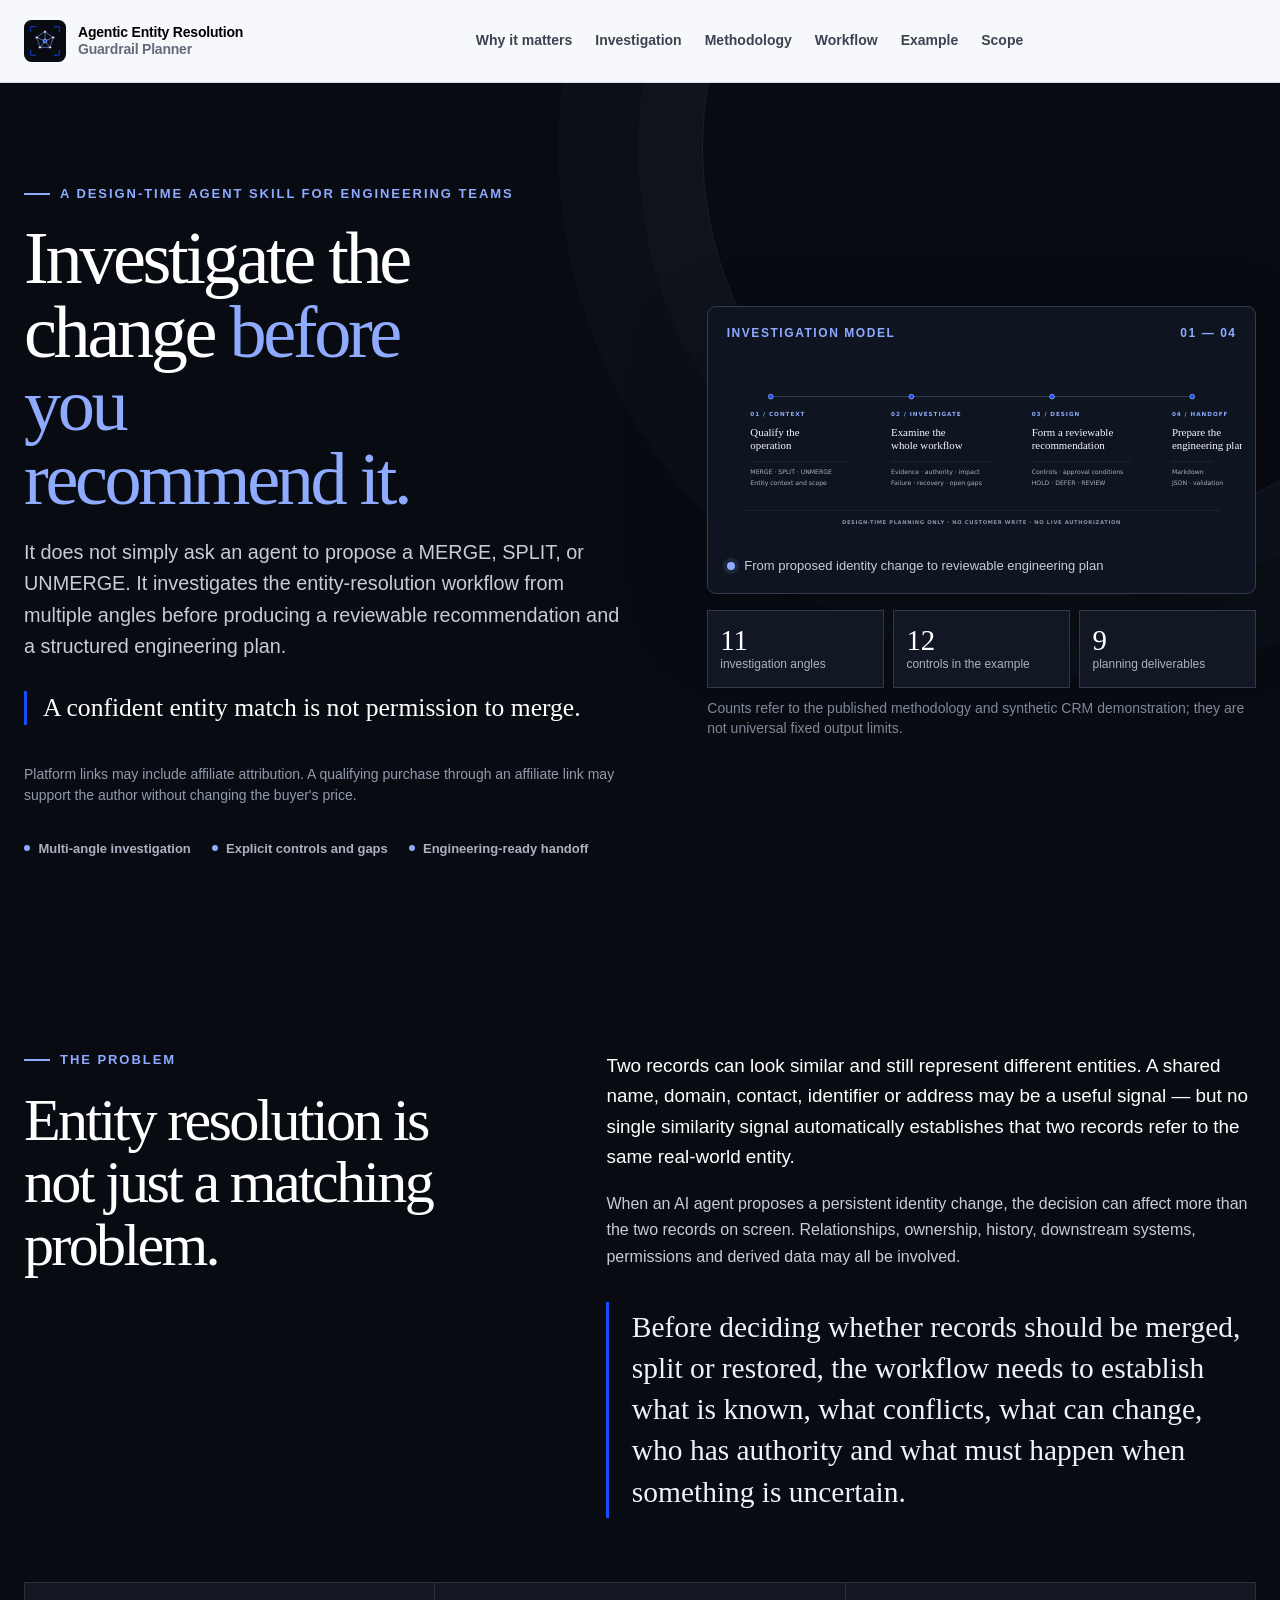
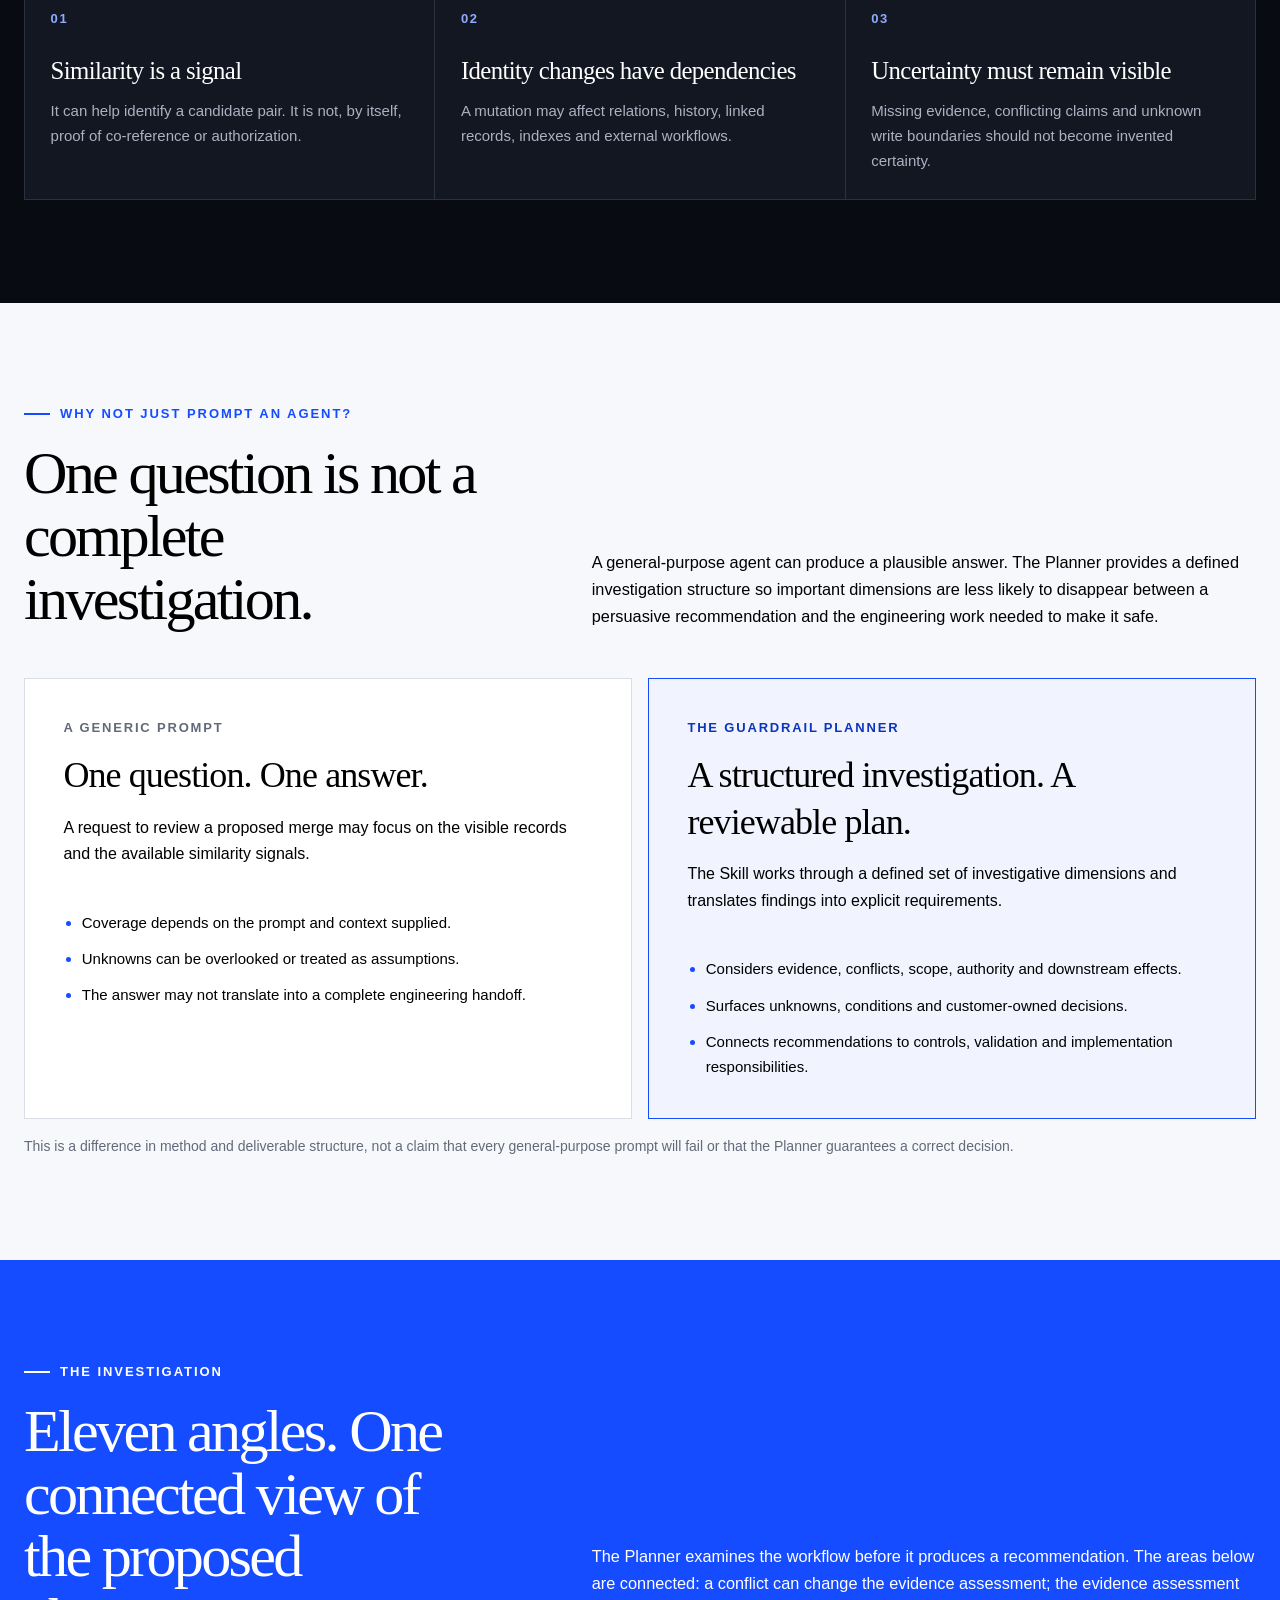
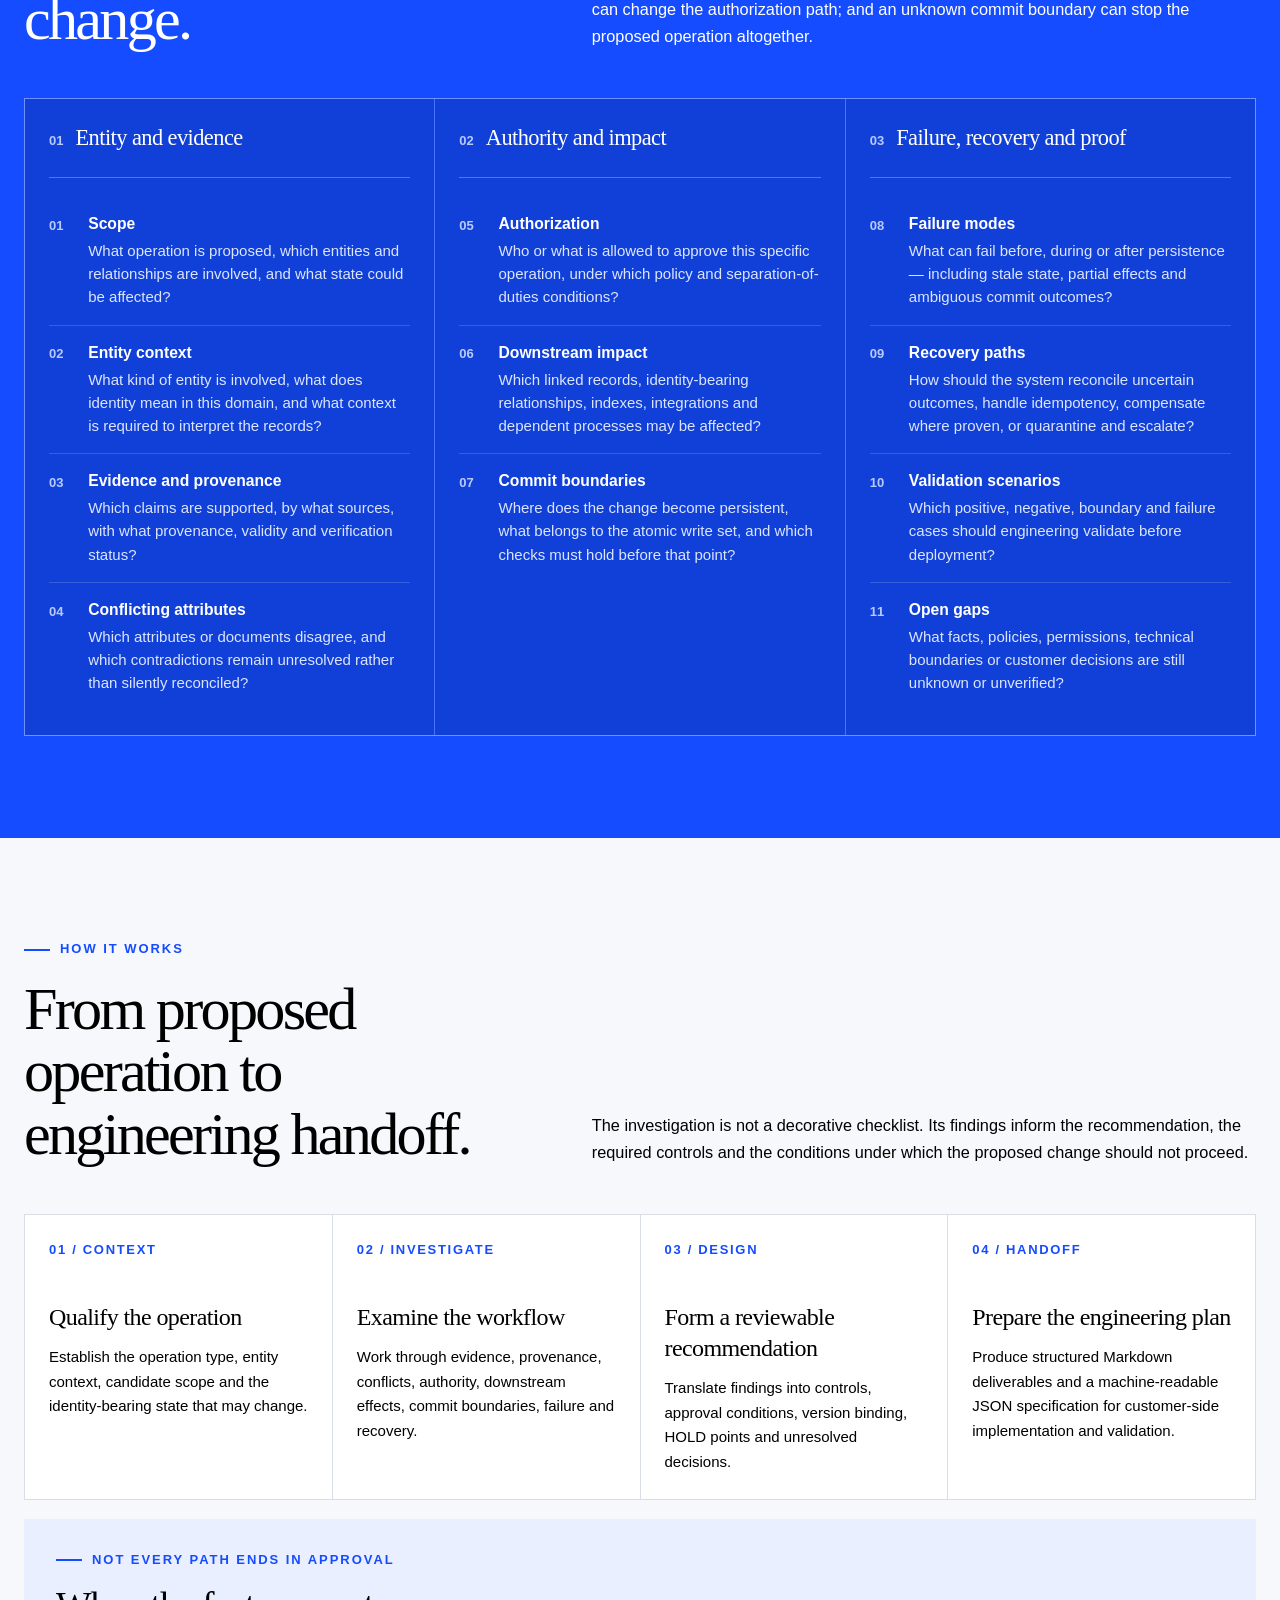
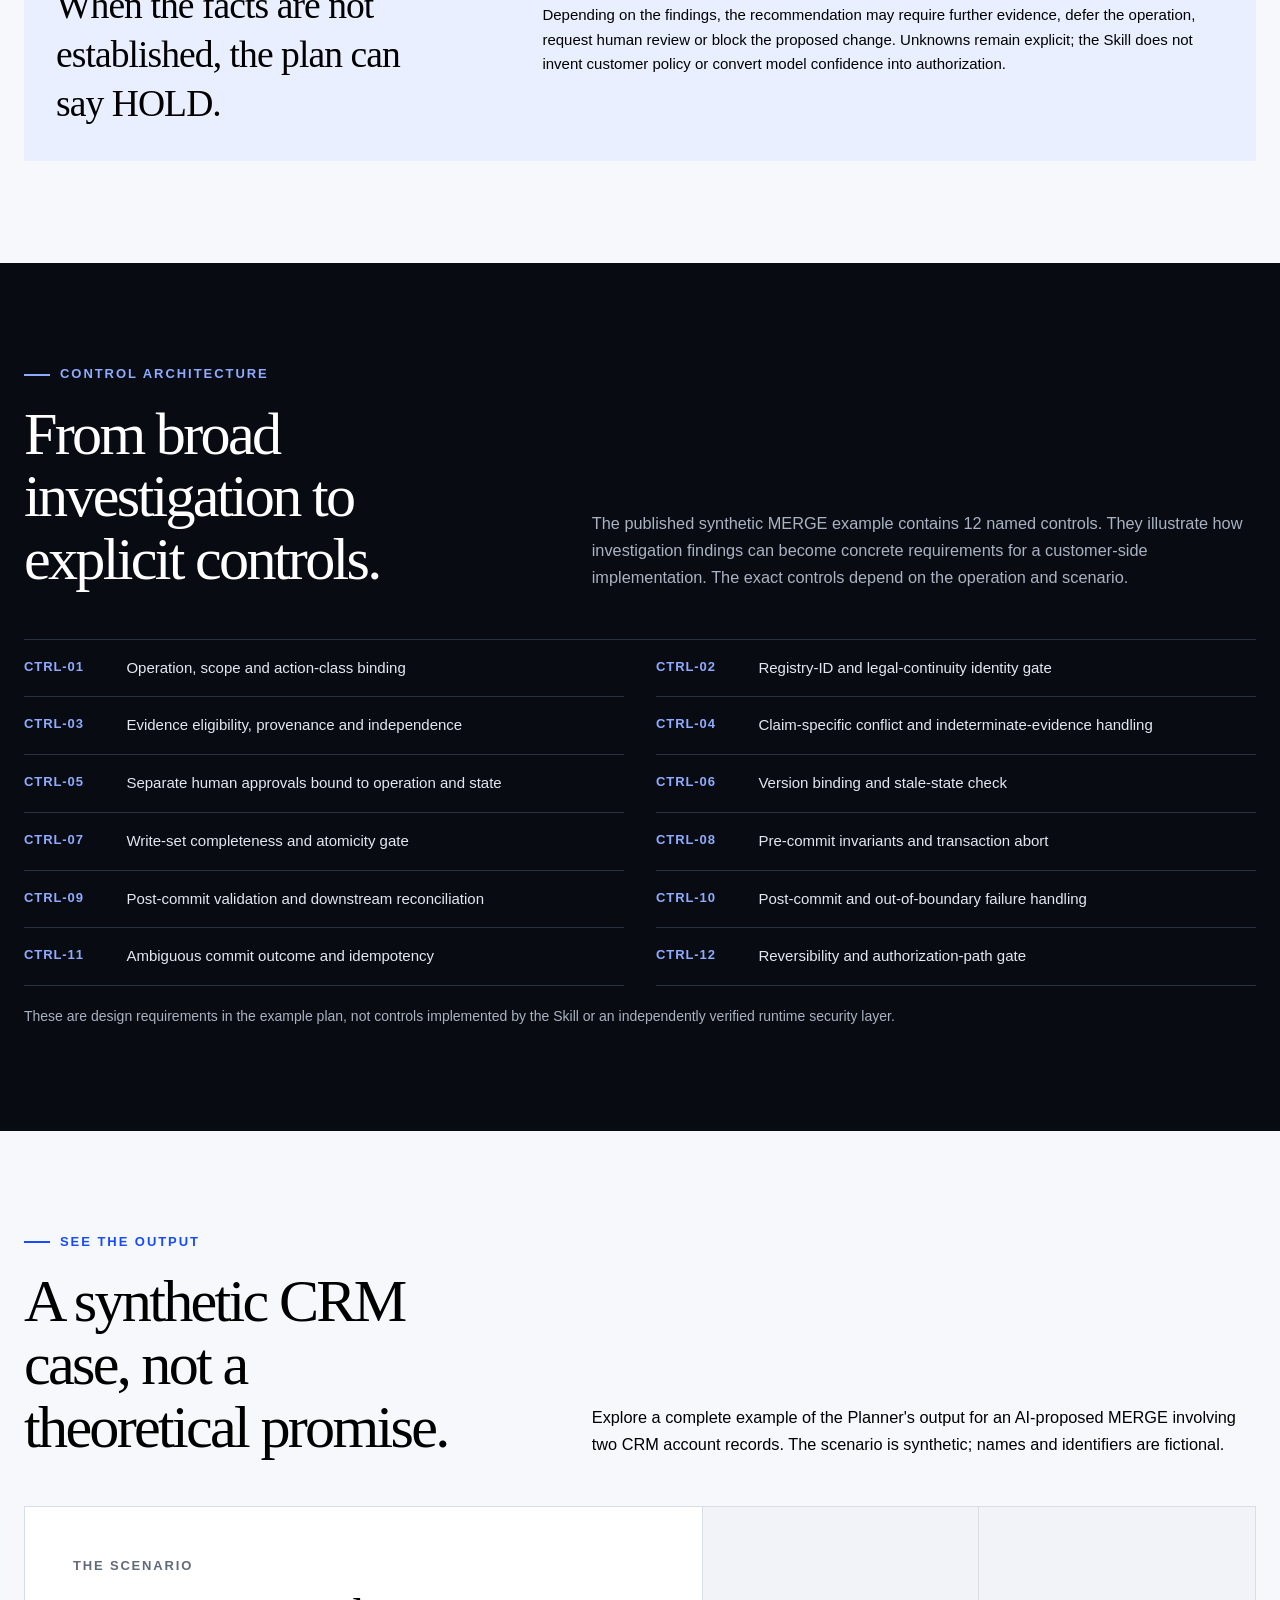
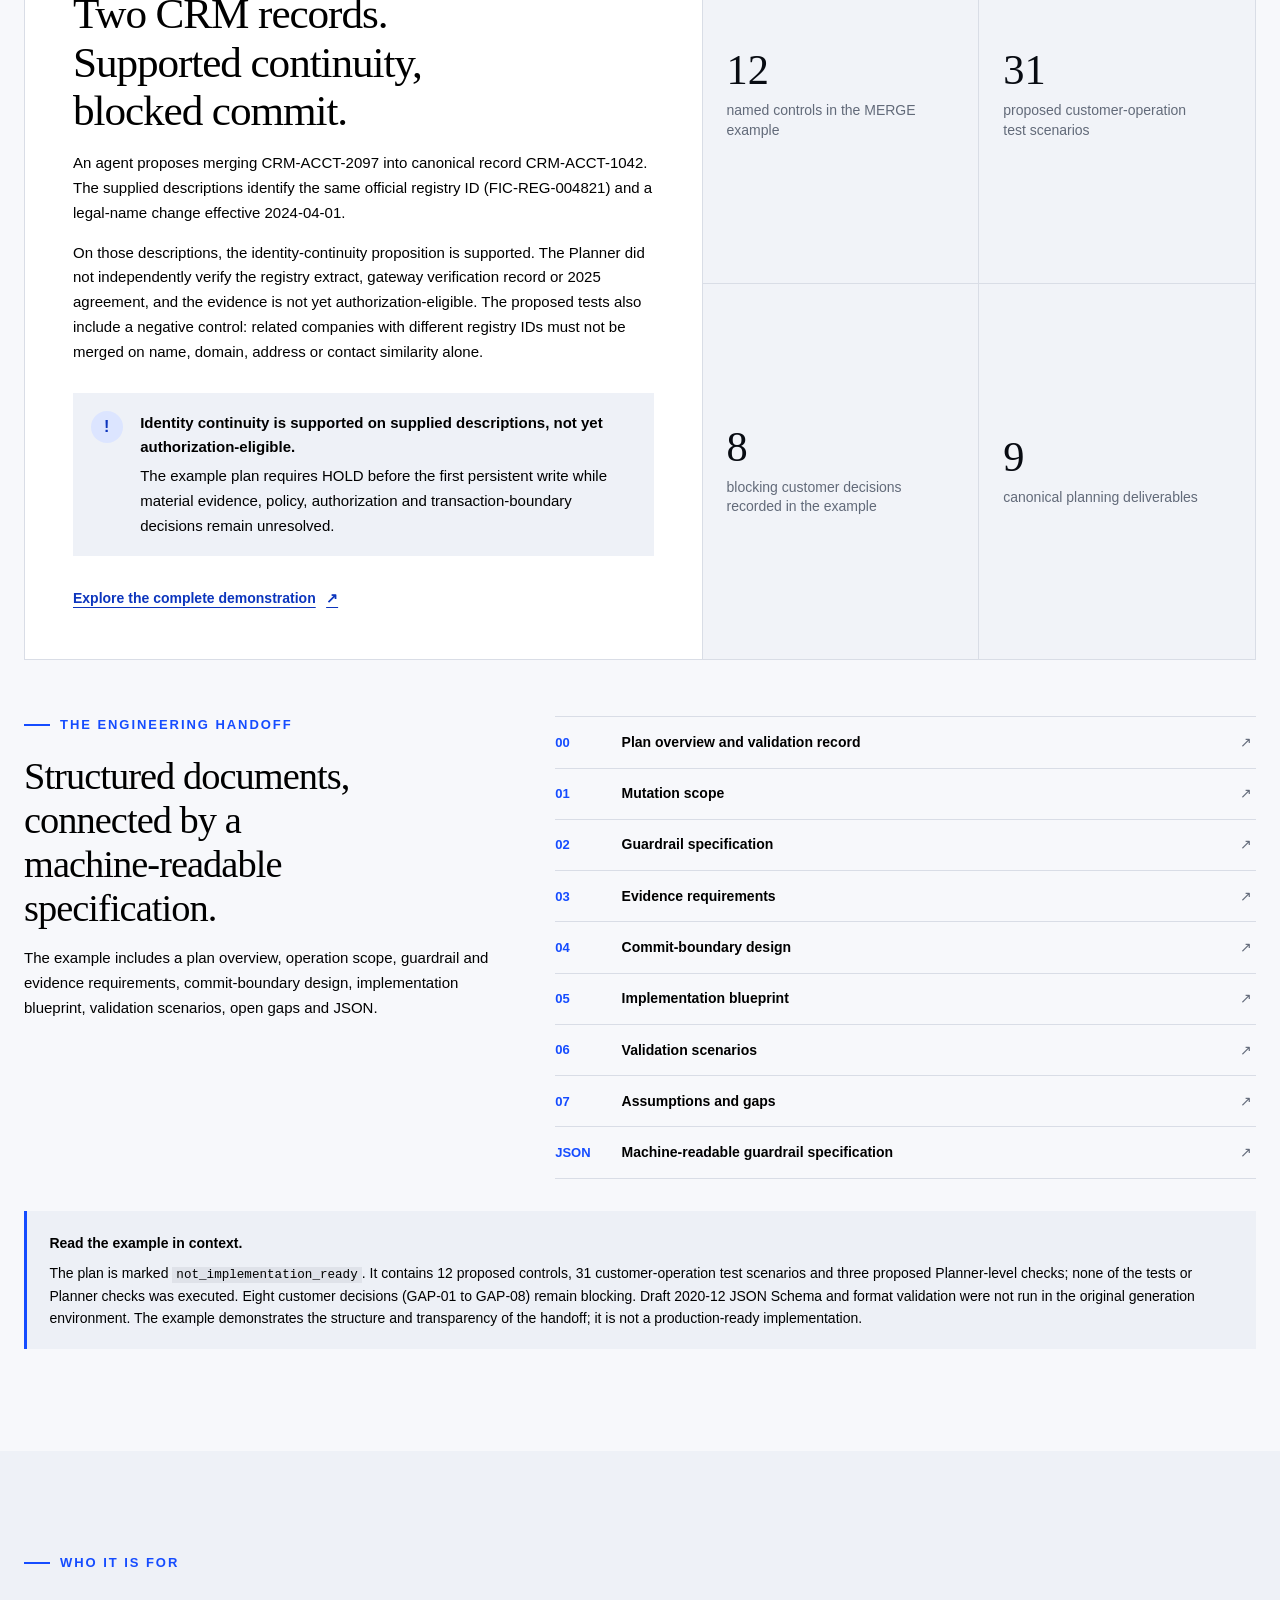
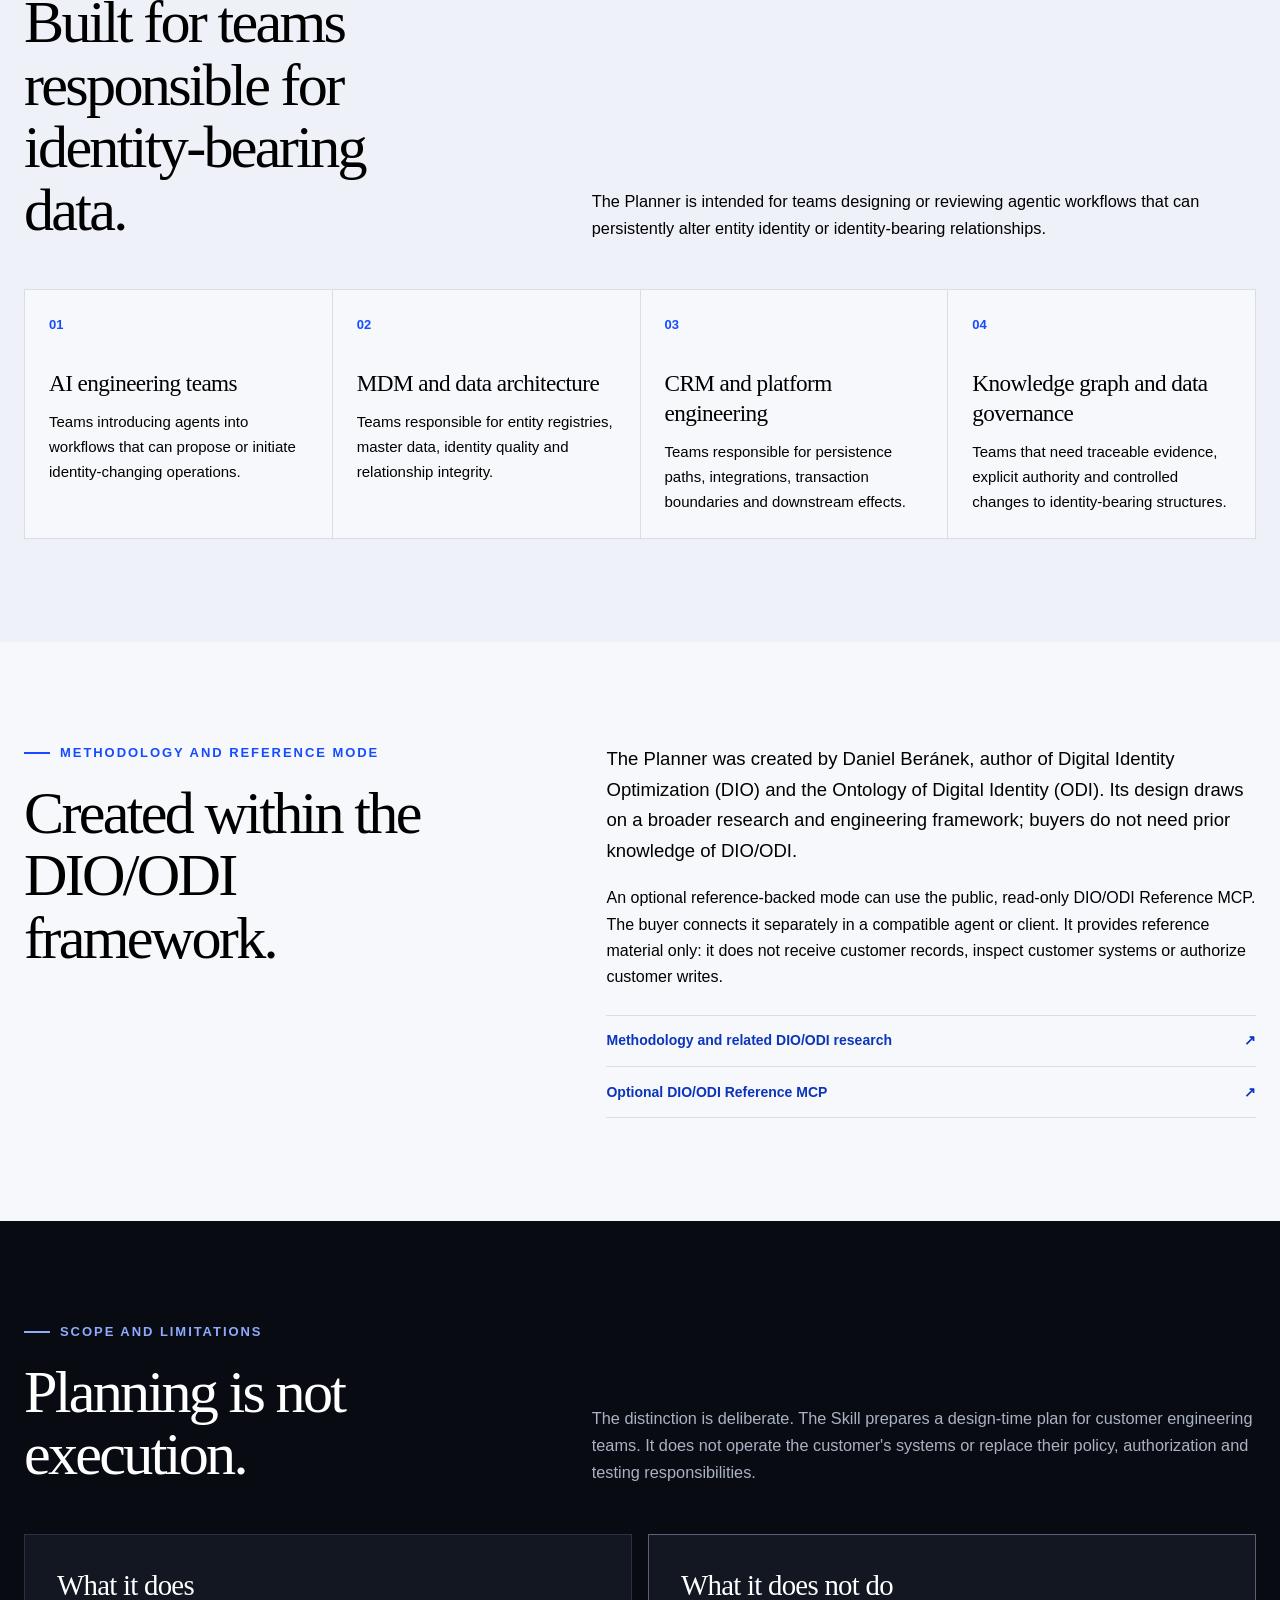
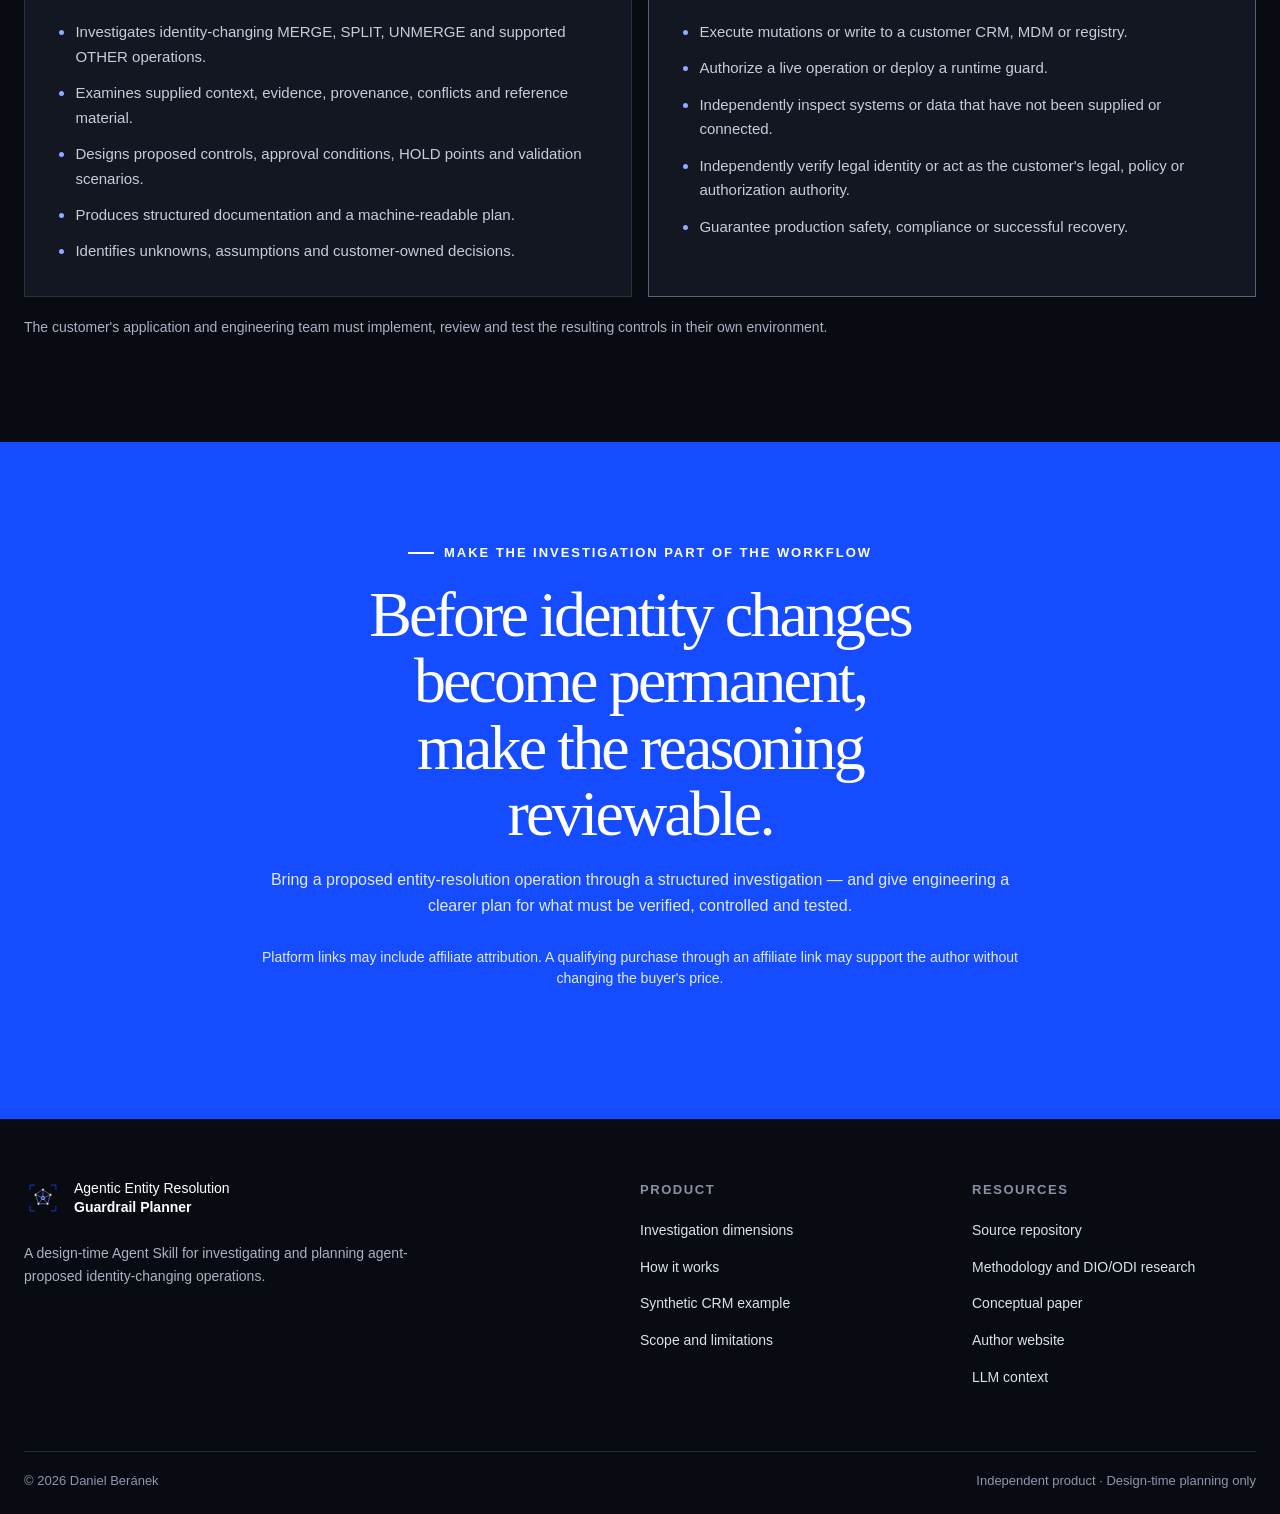
<file: index.html>
<!doctype html>
<html lang="en">
<head>
  <meta charset="utf-8">
  <meta name="viewport" content="width=device-width, initial-scale=1">
  <meta name="color-scheme" content="light">
  <meta name="theme-color" content="#080b12">
  <title>Agentic Entity Resolution Guardrail Planner | Agent Skill</title>
  <meta name="description" content="Design-time Agent Skill investigating proposed MERGE, SPLIT and UNMERGE operations and producing reviewable recommendations and structured engineering plans.">
  <!-- DIO_KEYWORD_METADATA -->
  <meta name="author" content="Daniel Beránek">
  <meta name="robots" content="index,follow,max-image-preview:large,max-snippet:-1,max-video-preview:-1">
  <!-- GENERATED_URL_METADATA -->
  <link rel="icon" href="assets/branding/agentic-entity-resolution-guardrail-planner-logo.svg" type="image/svg+xml">
  <link rel="stylesheet" href="assets/design-system/dio-core.css">
  <link rel="stylesheet" href="assets/site.css">
  <link rel="stylesheet" href="assets/design-system/planner-typography.css">
  <link rel="alternate" type="text/plain" href="llms.txt" title="LLM context">
  <link rel="alternate" type="text/plain" href="llms-full.txt" title="Full LLM context">
  <meta property="og:type" content="website">
  <meta property="og:site_name" content="Agentic Entity Resolution Guardrail Planner">
  <meta property="og:title" content="Investigate before you recommend.">
  <meta property="og:description" content="A DIO/ODI-informed design-time Agent Skill that turns proposed identity changes into reviewable recommendations and structured engineering plans.">
  <meta property="og:image:type" content="image/png">
  <meta property="og:image:width" content="1200">
  <meta property="og:image:height" content="630">
  <meta property="og:image:alt" content="Agentic Entity Resolution Guardrail Planner social preview with four stages: scope, evidence, authority and commit.">
  <meta name="twitter:card" content="summary_large_image">
  <meta name="twitter:title" content="Agentic Entity Resolution Guardrail Planner">
  <meta name="twitter:description" content="Investigate proposed MERGE, SPLIT and UNMERGE operations before producing reviewable recommendations and engineering plans.">
  <meta name="twitter:image:alt" content="Agentic Entity Resolution Guardrail Planner social preview with four stages: scope, evidence, authority and commit.">
  <!-- ARTIFACT_STRUCTURED_DATA -->
  <script src="assets/site.js" defer></script>
</head>
<body>
  <a class="skip-link" href="#main">Skip to content</a>
  <header class="site-header">
    <div class="shell header-inner">
      <a class="brand" href="./" aria-label="Agentic Entity Resolution Guardrail Planner home">
        <img src="assets/branding/agentic-entity-resolution-guardrail-planner-logo.svg" alt="" width="42" height="42">
        <span class="brand-copy"><strong>Agentic Entity Resolution</strong><span>Guardrail Planner</span></span>
      </a>
      <nav class="primary-nav" aria-label="Main navigation">
        <a href="#why">Why it matters</a><a href="#investigation">Investigation</a><a href="methodology/">Methodology</a><a href="#workflow">Workflow</a><a href="#example">Example</a><a href="#boundaries">Scope</a>
      </nav>
      <div class="header-cta"><!-- PLATFORM_LINKS --></div>
      <details class="mobile-menu">
        <summary aria-label="Open navigation"><span class="menu-icon" aria-hidden="true"></span></summary>
        <nav aria-label="Mobile navigation">
          <a href="#why">Why it matters</a><a href="#investigation">Investigation</a><a href="methodology/">Methodology &amp; DIO/ODI</a><a href="#workflow">Workflow</a><a href="#example">Example</a><a href="#boundaries">Scope and limitations</a><a href="#get-skill">Get the Agent Skill</a>
        </nav>
      </details>
    </div>
  </header>
  <main id="main">
    <section class="hero">
      <div class="shell hero-grid">
        <div class="hero-copy">
          <p class="eyebrow">A design-time Agent Skill for engineering teams</p>
          <h1>Investigate the change <span>before you recommend it.</span></h1>
          <p class="hero-lead">It does not simply ask an agent to propose a MERGE, SPLIT, or UNMERGE. It investigates the entity-resolution workflow from multiple angles before producing a reviewable recommendation and a structured engineering plan.</p>
          <p class="hero-principle">A confident entity match is not permission to merge.</p>
          <div class="platform-slot hero-platforms"><!-- PLATFORM_LINKS --></div>
          <p class="affiliate-note">Platform links may include affiliate attribution. A qualifying purchase through an affiliate link may support the author without changing the buyer's price.</p>
          <div class="hero-meta"><span>Multi-angle investigation</span><span>Explicit controls and gaps</span><span>Engineering-ready handoff</span></div>
        </div>
        <div class="hero-visual">
          <div class="visual-frame">
            <div class="visual-topline"><span>INVESTIGATION MODEL</span><span>01 — 04</span></div>
            <img src="assets/diagrams/investigation-workflow.svg" alt="Four stages: operation context, multi-angle investigation, recommendation and guardrail design, and engineering handoff" width="1200" height="460">
            <div class="visual-caption"><span class="visual-pulse"></span><span>From proposed identity change to reviewable engineering plan</span></div>
          </div>
          <div class="hero-stat-row">
            <div><strong>11</strong><span>investigation angles</span></div>
            <div><strong>12</strong><span>controls in the example</span></div>
            <div><strong>9</strong><span>planning deliverables</span></div>
          </div>
          <p class="micro-note">Counts refer to the published methodology and synthetic CRM demonstration; they are not universal fixed output limits.</p>
        </div>
      </div>
    </section>

    <section class="section section-dark" id="why">
      <div class="shell split-section">
        <div><p class="eyebrow">The problem</p><h2>Entity resolution is not just a matching problem.</h2></div>
        <div class="section-copy">
          <p class="lead">Two records can look similar and still represent different entities. A shared name, domain, contact, identifier or address may be a useful signal — but no single similarity signal automatically establishes that two records refer to the same real-world entity.</p>
          <p>When an AI agent proposes a persistent identity change, the decision can affect more than the two records on screen. Relationships, ownership, history, downstream systems, permissions and derived data may all be involved.</p>
          <blockquote>Before deciding whether records should be merged, split or restored, the workflow needs to establish what is known, what conflicts, what can change, who has authority and what must happen when something is uncertain.</blockquote>
        </div>
      </div>
      <div class="shell signal-grid">
        <article class="signal-card"><span class="signal-index">01</span><h3>Similarity is a signal</h3><p>It can help identify a candidate pair. It is not, by itself, proof of co-reference or authorization.</p></article>
        <article class="signal-card"><span class="signal-index">02</span><h3>Identity changes have dependencies</h3><p>A mutation may affect relations, history, linked records, indexes and external workflows.</p></article>
        <article class="signal-card"><span class="signal-index">03</span><h3>Uncertainty must remain visible</h3><p>Missing evidence, conflicting claims and unknown write boundaries should not become invented certainty.</p></article>
      </div>
    </section>

    <section class="section" id="difference">
      <div class="shell">
        <div class="section-heading">
          <div><p class="eyebrow">Why not just prompt an agent?</p><h2>One question is not a complete investigation.</h2></div>
          <p>A general-purpose agent can produce a plausible answer. The Planner provides a defined investigation structure so important dimensions are less likely to disappear between a persuasive recommendation and the engineering work needed to make it safe.</p>
        </div>
        <div class="comparison-grid">
          <article class="comparison-card comparison-generic">
            <p class="card-kicker">A generic prompt</p><h3>One question. One answer.</h3>
            <p>A request to review a proposed merge may focus on the visible records and the available similarity signals.</p>
            <ul><li>Coverage depends on the prompt and context supplied.</li><li>Unknowns can be overlooked or treated as assumptions.</li><li>The answer may not translate into a complete engineering handoff.</li></ul>
          </article>
          <article class="comparison-card comparison-planner">
            <p class="card-kicker">The Guardrail Planner</p><h3>A structured investigation. A reviewable plan.</h3>
            <p>The Skill works through a defined set of investigative dimensions and translates findings into explicit requirements.</p>
            <ul><li>Considers evidence, conflicts, scope, authority and downstream effects.</li><li>Surfaces unknowns, conditions and customer-owned decisions.</li><li>Connects recommendations to controls, validation and implementation responsibilities.</li></ul>
          </article>
        </div>
        <p class="comparison-footnote">This is a difference in method and deliverable structure, not a claim that every general-purpose prompt will fail or that the Planner guarantees a correct decision.</p>
      </div>
    </section>

    <section class="section section-blue" id="investigation">
      <div class="shell">
        <div class="section-heading section-heading-inverse">
          <div><p class="eyebrow">The investigation</p><h2>Eleven angles. One connected view of the proposed change.</h2></div>
          <p>The Planner examines the workflow before it produces a recommendation. The areas below are connected: a conflict can change the evidence assessment; the evidence assessment can change the authorization path; and an unknown commit boundary can stop the proposed operation altogether.</p>
        </div>
        <div class="investigation-groups">
          <article class="investigation-group">
            <div class="group-heading"><span>01</span><h3>Entity and evidence</h3></div>
            <div class="investigation-item"><span>01</span><div><h4>Scope</h4><p>What operation is proposed, which entities and relationships are involved, and what state could be affected?</p></div></div>
            <div class="investigation-item"><span>02</span><div><h4>Entity context</h4><p>What kind of entity is involved, what does identity mean in this domain, and what context is required to interpret the records?</p></div></div>
            <div class="investigation-item"><span>03</span><div><h4>Evidence and provenance</h4><p>Which claims are supported, by what sources, with what provenance, validity and verification status?</p></div></div>
            <div class="investigation-item"><span>04</span><div><h4>Conflicting attributes</h4><p>Which attributes or documents disagree, and which contradictions remain unresolved rather than silently reconciled?</p></div></div>
          </article>
          <article class="investigation-group">
            <div class="group-heading"><span>02</span><h3>Authority and impact</h3></div>
            <div class="investigation-item"><span>05</span><div><h4>Authorization</h4><p>Who or what is allowed to approve this specific operation, under which policy and separation-of-duties conditions?</p></div></div>
            <div class="investigation-item"><span>06</span><div><h4>Downstream impact</h4><p>Which linked records, identity-bearing relationships, indexes, integrations and dependent processes may be affected?</p></div></div>
            <div class="investigation-item"><span>07</span><div><h4>Commit boundaries</h4><p>Where does the change become persistent, what belongs to the atomic write set, and which checks must hold before that point?</p></div></div>
          </article>
          <article class="investigation-group">
            <div class="group-heading"><span>03</span><h3>Failure, recovery and proof</h3></div>
            <div class="investigation-item"><span>08</span><div><h4>Failure modes</h4><p>What can fail before, during or after persistence — including stale state, partial effects and ambiguous commit outcomes?</p></div></div>
            <div class="investigation-item"><span>09</span><div><h4>Recovery paths</h4><p>How should the system reconcile uncertain outcomes, handle idempotency, compensate where proven, or quarantine and escalate?</p></div></div>
            <div class="investigation-item"><span>10</span><div><h4>Validation scenarios</h4><p>Which positive, negative, boundary and failure cases should engineering validate before deployment?</p></div></div>
            <div class="investigation-item"><span>11</span><div><h4>Open gaps</h4><p>What facts, policies, permissions, technical boundaries or customer decisions are still unknown or unverified?</p></div></div>
          </article>
        </div>
      </div>
    </section>

    <section class="section" id="workflow">
      <div class="shell">
        <div class="section-heading">
          <div><p class="eyebrow">How it works</p><h2>From proposed operation to engineering handoff.</h2></div>
          <p>The investigation is not a decorative checklist. Its findings inform the recommendation, the required controls and the conditions under which the proposed change should not proceed.</p>
        </div>
        <div class="workflow">
          <article class="workflow-step"><span class="workflow-number">01 / CONTEXT</span><h3>Qualify the operation</h3><p>Establish the operation type, entity context, candidate scope and the identity-bearing state that may change.</p></article>
          <article class="workflow-step"><span class="workflow-number">02 / INVESTIGATE</span><h3>Examine the workflow</h3><p>Work through evidence, provenance, conflicts, authority, downstream effects, commit boundaries, failure and recovery.</p></article>
          <article class="workflow-step"><span class="workflow-number">03 / DESIGN</span><h3>Form a reviewable recommendation</h3><p>Translate findings into controls, approval conditions, version binding, HOLD points and unresolved decisions.</p></article>
          <article class="workflow-step"><span class="workflow-number">04 / HANDOFF</span><h3>Prepare the engineering plan</h3><p>Produce structured Markdown deliverables and a machine-readable JSON specification for customer-side implementation and validation.</p></article>
        </div>
        <div class="decision-band">
          <div><p class="eyebrow">Not every path ends in approval</p><h3>When the facts are not established, the plan can say HOLD.</h3></div>
          <p>Depending on the findings, the recommendation may require further evidence, defer the operation, request human review or block the proposed change. Unknowns remain explicit; the Skill does not invent customer policy or convert model confidence into authorization.</p>
        </div>
      </div>
    </section>

    <section class="section section-dark" id="controls">
      <div class="shell">
        <div class="section-heading">
          <div><p class="eyebrow">Control architecture</p><h2>From broad investigation to explicit controls.</h2></div>
          <p>The published synthetic MERGE example contains 12 named controls. They illustrate how investigation findings can become concrete requirements for a customer-side implementation. The exact controls depend on the operation and scenario.</p>
        </div>
        <div class="control-grid">
          <div class="control-item"><span>CTRL-01</span><p>Operation, scope and action-class binding</p></div>
          <div class="control-item"><span>CTRL-02</span><p>Registry-ID and legal-continuity identity gate</p></div>
          <div class="control-item"><span>CTRL-03</span><p>Evidence eligibility, provenance and independence</p></div>
          <div class="control-item"><span>CTRL-04</span><p>Claim-specific conflict and indeterminate-evidence handling</p></div>
          <div class="control-item"><span>CTRL-05</span><p>Separate human approvals bound to operation and state</p></div>
          <div class="control-item"><span>CTRL-06</span><p>Version binding and stale-state check</p></div>
          <div class="control-item"><span>CTRL-07</span><p>Write-set completeness and atomicity gate</p></div>
          <div class="control-item"><span>CTRL-08</span><p>Pre-commit invariants and transaction abort</p></div>
          <div class="control-item"><span>CTRL-09</span><p>Post-commit validation and downstream reconciliation</p></div>
          <div class="control-item"><span>CTRL-10</span><p>Post-commit and out-of-boundary failure handling</p></div>
          <div class="control-item"><span>CTRL-11</span><p>Ambiguous commit outcome and idempotency</p></div>
          <div class="control-item"><span>CTRL-12</span><p>Reversibility and authorization-path gate</p></div>
        </div>
        <p class="small-note">These are design requirements in the example plan, not controls implemented by the Skill or an independently verified runtime security layer.</p>
      </div>
    </section>

    <section class="section" id="example">
      <div class="shell">
        <div class="section-heading">
          <div><p class="eyebrow">See the output</p><h2>A synthetic CRM case, not a theoretical promise.</h2></div>
          <p>Explore a complete example of the Planner's output for an AI-proposed MERGE involving two CRM account records. The scenario is synthetic; names and identifiers are fictional.</p>
        </div>
        <div class="case-study">
          <div class="case-story">
            <p class="card-kicker">THE SCENARIO</p><h3>Two CRM records. Supported continuity, blocked commit.</h3>
            <p>An agent proposes merging CRM-ACCT-2097 into canonical record CRM-ACCT-1042. The supplied descriptions identify the same official registry ID (FIC-REG-004821) and a legal-name change effective 2024-04-01.</p>
            <p>On those descriptions, the identity-continuity proposition is supported. The Planner did not independently verify the registry extract, gateway verification record or 2025 agreement, and the evidence is not yet authorization-eligible. The proposed tests also include a negative control: related companies with different registry IDs must not be merged on name, domain, address or contact similarity alone.</p>
            <div class="case-outcome"><span class="outcome-mark">!</span><div><strong>Identity continuity is supported on supplied descriptions, not yet authorization-eligible.</strong><p>The example plan requires HOLD before the first persistent write while material evidence, policy, authorization and transaction-boundary decisions remain unresolved.</p></div></div>
            <a class="text-link" href="demo/">Explore the complete demonstration <span aria-hidden="true">↗</span></a>
          </div>
          <div class="case-facts">
            <div><strong>12</strong><span>named controls in the MERGE example</span></div>
            <div><strong>31</strong><span>proposed customer-operation test scenarios</span></div>
            <div><strong>8</strong><span>blocking customer decisions recorded in the example</span></div>
            <div><strong>9</strong><span>canonical planning deliverables</span></div>
          </div>
        </div>
        <div class="deliverables">
          <div class="deliverable-intro"><p class="eyebrow">The engineering handoff</p><h3>Structured documents, connected by a machine-readable specification.</h3><p>The example includes a plan overview, operation scope, guardrail and evidence requirements, commit-boundary design, implementation blueprint, validation scenarios, open gaps and JSON.</p></div>
          <div class="deliverable-list">
            <a href="demo-for-agensi/00-README.md"><span>00</span><strong>Plan overview and validation record</strong><span>↗</span></a>
            <a href="demo-for-agensi/01-mutation-scope.md"><span>01</span><strong>Mutation scope</strong><span>↗</span></a>
            <a href="demo-for-agensi/02-guardrail-specification.md"><span>02</span><strong>Guardrail specification</strong><span>↗</span></a>
            <a href="demo-for-agensi/03-evidence-requirements.md"><span>03</span><strong>Evidence requirements</strong><span>↗</span></a>
            <a href="demo-for-agensi/04-commit-boundary-design.md"><span>04</span><strong>Commit-boundary design</strong><span>↗</span></a>
            <a href="demo-for-agensi/05-implementation-blueprint.md"><span>05</span><strong>Implementation blueprint</strong><span>↗</span></a>
            <a href="demo-for-agensi/06-validation-scenarios.md"><span>06</span><strong>Validation scenarios</strong><span>↗</span></a>
            <a href="demo-for-agensi/07-assumptions-and-gaps.md"><span>07</span><strong>Assumptions and gaps</strong><span>↗</span></a>
            <a href="demo-for-agensi/guardrail-spec.json"><span>JSON</span><strong>Machine-readable guardrail specification</strong><span>↗</span></a>
          </div>
        </div>
        <div class="integrity-note"><strong>Read the example in context.</strong><p>The plan is marked <code>not_implementation_ready</code>. It contains 12 proposed controls, 31 customer-operation test scenarios and three proposed Planner-level checks; none of the tests or Planner checks was executed. Eight customer decisions (GAP-01 to GAP-08) remain blocking. Draft 2020-12 JSON Schema and format validation were not run in the original generation environment. The example demonstrates the structure and transparency of the handoff; it is not a production-ready implementation.</p></div>
      </div>
    </section>

    <section class="section section-muted" id="audience">
      <div class="shell">
        <div class="section-heading">
          <div><p class="eyebrow">Who it is for</p><h2>Built for teams responsible for identity-bearing data.</h2></div>
          <p>The Planner is intended for teams designing or reviewing agentic workflows that can persistently alter entity identity or identity-bearing relationships.</p>
        </div>
        <div class="audience-grid">
          <article><span>01</span><h3>AI engineering teams</h3><p>Teams introducing agents into workflows that can propose or initiate identity-changing operations.</p></article>
          <article><span>02</span><h3>MDM and data architecture</h3><p>Teams responsible for entity registries, master data, identity quality and relationship integrity.</p></article>
          <article><span>03</span><h3>CRM and platform engineering</h3><p>Teams responsible for persistence paths, integrations, transaction boundaries and downstream effects.</p></article>
          <article><span>04</span><h3>Knowledge graph and data governance</h3><p>Teams that need traceable evidence, explicit authority and controlled changes to identity-bearing structures.</p></article>
        </div>
      </div>
    </section>

    <section class="section" id="reference">
      <div class="shell reference-grid">
        <div><p class="eyebrow">Methodology and reference mode</p><h2>Created within the DIO/ODI framework.</h2></div>
        <div>
          <p class="lead">The Planner was created by Daniel Beránek, author of Digital Identity Optimization (DIO) and the Ontology of Digital Identity (ODI). Its design draws on a broader research and engineering framework; buyers do not need prior knowledge of DIO/ODI.</p>
          <p>An optional reference-backed mode can use the public, read-only DIO/ODI Reference MCP. The buyer connects it separately in a compatible agent or client. It provides reference material only: it does not receive customer records, inspect customer systems or authorize customer writes.</p>
          <div class="reference-links">
            <a href="methodology/">Methodology and related DIO/ODI research <span>↗</span></a>
            <a href="https://mcp.danielberanek.cz/mcp" target="_blank" rel="noopener noreferrer">Optional DIO/ODI Reference MCP <span>↗</span></a>
          </div>
        </div>
      </div>
    </section>

    <section class="section section-dark" id="boundaries">
      <div class="shell">
        <div class="section-heading">
          <div><p class="eyebrow">Scope and limitations</p><h2>Planning is not execution.</h2></div>
          <p>The distinction is deliberate. The Skill prepares a design-time plan for customer engineering teams. It does not operate the customer's systems or replace their policy, authorization and testing responsibilities.</p>
        </div>
        <div class="boundary-grid">
          <article class="boundary-card"><h3>What it does</h3><ul><li>Investigates identity-changing MERGE, SPLIT, UNMERGE and supported OTHER operations.</li><li>Examines supplied context, evidence, provenance, conflicts and reference material.</li><li>Designs proposed controls, approval conditions, HOLD points and validation scenarios.</li><li>Produces structured documentation and a machine-readable plan.</li><li>Identifies unknowns, assumptions and customer-owned decisions.</li></ul></article>
          <article class="boundary-card boundary-out"><h3>What it does not do</h3><ul><li>Execute mutations or write to a customer CRM, MDM or registry.</li><li>Authorize a live operation or deploy a runtime guard.</li><li>Independently inspect systems or data that have not been supplied or connected.</li><li>Independently verify legal identity or act as the customer's legal, policy or authorization authority.</li><li>Guarantee production safety, compliance or successful recovery.</li></ul></article>
        </div>
        <p class="boundary-bottom">The customer's application and engineering team must implement, review and test the resulting controls in their own environment.</p>
      </div>
    </section>

    <section class="section final-cta" id="get-skill">
      <div class="shell final-cta-inner">
        <p class="eyebrow">Make the investigation part of the workflow</p>
        <h2>Before identity changes become permanent, make the reasoning reviewable.</h2>
        <p>Bring a proposed entity-resolution operation through a structured investigation — and give engineering a clearer plan for what must be verified, controlled and tested.</p>
        <div class="platform-slot final-platforms"><!-- PLATFORM_LINKS --></div>
        <p class="affiliate-note">Platform links may include affiliate attribution. A qualifying purchase through an affiliate link may support the author without changing the buyer's price.</p>
      </div>
    </section>
  </main>
  <footer class="site-footer">
    <div class="shell footer-main">
      <div><a class="footer-brand" href="./"><img src="assets/branding/agentic-entity-resolution-guardrail-planner-logo.svg" alt="" width="36" height="36"><span>Agentic Entity Resolution<br><strong>Guardrail Planner</strong></span></a><p>A design-time Agent Skill for investigating and planning agent-proposed identity-changing operations.</p></div>
      <div><p class="footer-label">Product</p><ul class="footer-links"><li><a href="#investigation">Investigation dimensions</a></li><li><a href="#workflow">How it works</a></li><li><a href="demo/">Synthetic CRM example</a></li><li><a href="#boundaries">Scope and limitations</a></li></ul></div>
      <div><p class="footer-label">Resources</p><ul class="footer-links"><li><a href="https://github.com/dan-beranek/agentic-entity-resolution-guardrail-planner" target="_blank" rel="noopener noreferrer">Source repository</a></li><li><a href="methodology/">Methodology and DIO/ODI research</a></li><li><a href="https://arxiv.org/abs/2610.37407" target="_blank" rel="noopener noreferrer">Conceptual paper</a></li><li><a href="https://danielberanek.cz/" target="_blank" rel="noopener noreferrer">Author website</a></li><li><a href="llms.txt">LLM context</a></li></ul></div>
    </div>
    <div class="shell footer-bottom"><span>© <span data-current-year>2026</span> Daniel Beránek</span><span>Independent product · Design-time planning only</span></div>
  </footer>
</body>
</html>
</file>
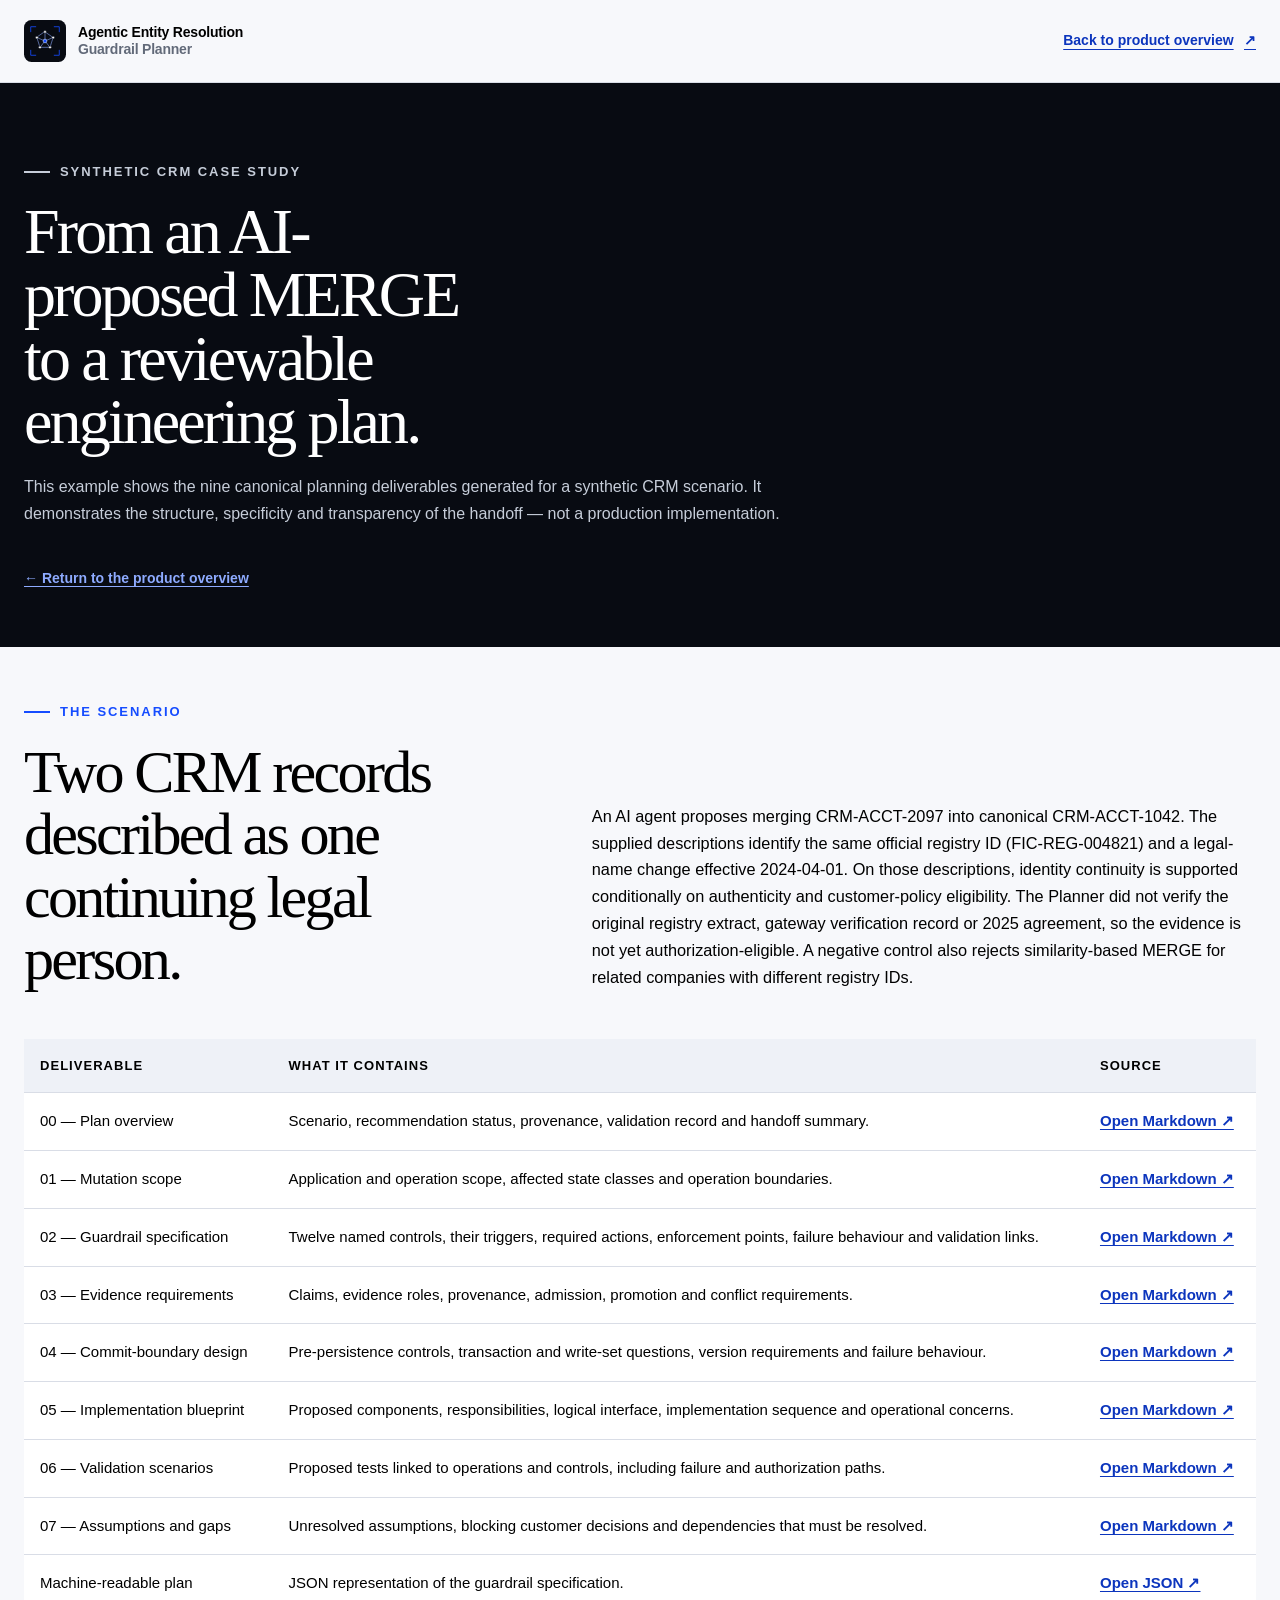
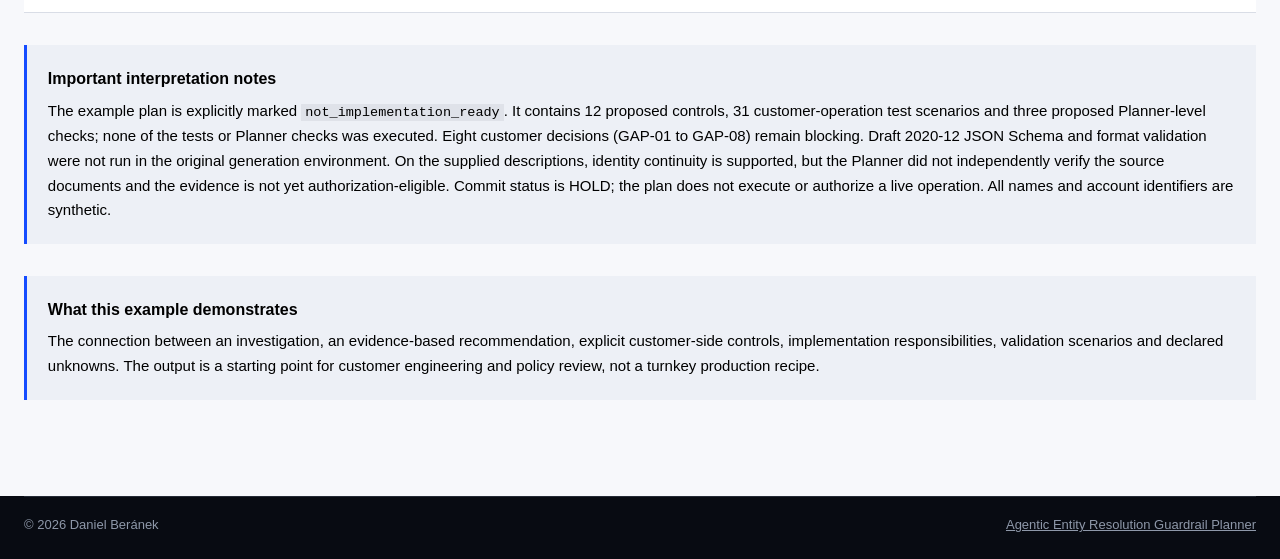
<file: demo/index.html>
<!doctype html>
<html lang="en">
<head>
  <meta charset="utf-8">
  <meta name="viewport" content="width=device-width, initial-scale=1">
  <meta name="color-scheme" content="light">
  <meta name="theme-color" content="#080b12">
  <meta name="author" content="Daniel Beránek">
  <meta name="description" content="A synthetic CRM MERGE case with nine planning deliverables, proposed controls, validation scenarios and unresolved decisions—not a production implementation.">
  <!-- DIO_KEYWORD_METADATA -->
  <meta name="robots" content="index,follow,max-image-preview:large,max-snippet:-1,max-video-preview:-1">
  <!-- GENERATED_URL_METADATA -->
  <link rel="icon" href="../assets/branding/agentic-entity-resolution-guardrail-planner-logo.svg" type="image/svg+xml">
  <link rel="stylesheet" href="../assets/design-system/dio-core.css">
  <link rel="stylesheet" href="../assets/site.css">
  <link rel="stylesheet" href="../assets/design-system/planner-typography.css">
  <title>Synthetic CRM MERGE Example | Guardrail Planner</title>
  <meta property="og:type" content="article">
  <meta property="og:site_name" content="Agentic Entity Resolution Guardrail Planner">
  <meta property="og:title" content="From proposed MERGE to reviewable plan">
  <meta property="og:description" content="A synthetic CRM MERGE case with nine planning deliverables, proposed controls, validation scenarios and unresolved decisions—not a production implementation.">
  <meta property="og:image:type" content="image/png">
  <meta property="og:image:width" content="1200">
  <meta property="og:image:height" content="630">
  <meta property="og:image:alt" content="Agentic Entity Resolution Guardrail Planner social preview with four stages: scope, evidence, authority and commit.">
  <meta name="twitter:card" content="summary_large_image">
  <meta name="twitter:title" content="Synthetic CRM MERGE Example">
  <meta name="twitter:description" content="Nine structured planning deliverables for a synthetic CRM case; not a production implementation.">
  <meta name="twitter:image:alt" content="Agentic Entity Resolution Guardrail Planner social preview with four stages: scope, evidence, authority and commit.">
  <!-- ARTIFACT_STRUCTURED_DATA -->
</head>
<body>
  <a class="skip-link" href="#main">Skip to content</a>
  <header class="site-header">
    <div class="shell header-inner">
      <a class="brand" href="../" aria-label="Planner home">
        <img src="../assets/branding/agentic-entity-resolution-guardrail-planner-logo.svg" alt="" width="42" height="42">
        <span class="brand-copy"><strong>Agentic Entity Resolution</strong><span>Guardrail Planner</span></span>
      </a>
      <a class="text-link" href="../">Back to product overview <span aria-hidden="true">↗</span></a>
    </div>
  </header>
  <main id="main">
    <section class="demo-page-hero">
      <div class="shell">
        <p class="eyebrow">Synthetic CRM case study</p>
        <h1>From an AI-proposed MERGE to a reviewable engineering plan.</h1>
        <p>This example shows the nine canonical planning deliverables generated for a synthetic CRM scenario. It demonstrates the structure, specificity and transparency of the handoff — not a production implementation.</p>
        <a class="back-link" href="../">← Return to the product overview</a>
      </div>
    </section>
    <section class="demo-content">
      <div class="shell">
        <div class="section-heading">
          <div><p class="eyebrow">The scenario</p><h2>Two CRM records described as one continuing legal person.</h2></div>
          <p>An AI agent proposes merging CRM-ACCT-2097 into canonical CRM-ACCT-1042. The supplied descriptions identify the same official registry ID (FIC-REG-004821) and a legal-name change effective 2024-04-01. On those descriptions, identity continuity is supported conditionally on authenticity and customer-policy eligibility. The Planner did not verify the original registry extract, gateway verification record or 2025 agreement, so the evidence is not yet authorization-eligible. A negative control also rejects similarity-based MERGE for related companies with different registry IDs.</p>
        </div>
        <table class="demo-table">
          <thead><tr><th>Deliverable</th><th>What it contains</th><th>Source</th></tr></thead>
          <tbody>
            <tr><td>00 — Plan overview</td><td>Scenario, recommendation status, provenance, validation record and handoff summary.</td><td><a href="../demo-for-agensi/00-README.md">Open Markdown ↗</a></td></tr>
            <tr><td>01 — Mutation scope</td><td>Application and operation scope, affected state classes and operation boundaries.</td><td><a href="../demo-for-agensi/01-mutation-scope.md">Open Markdown ↗</a></td></tr>
            <tr><td>02 — Guardrail specification</td><td>Twelve named controls, their triggers, required actions, enforcement points, failure behaviour and validation links.</td><td><a href="../demo-for-agensi/02-guardrail-specification.md">Open Markdown ↗</a></td></tr>
            <tr><td>03 — Evidence requirements</td><td>Claims, evidence roles, provenance, admission, promotion and conflict requirements.</td><td><a href="../demo-for-agensi/03-evidence-requirements.md">Open Markdown ↗</a></td></tr>
            <tr><td>04 — Commit-boundary design</td><td>Pre-persistence controls, transaction and write-set questions, version requirements and failure behaviour.</td><td><a href="../demo-for-agensi/04-commit-boundary-design.md">Open Markdown ↗</a></td></tr>
            <tr><td>05 — Implementation blueprint</td><td>Proposed components, responsibilities, logical interface, implementation sequence and operational concerns.</td><td><a href="../demo-for-agensi/05-implementation-blueprint.md">Open Markdown ↗</a></td></tr>
            <tr><td>06 — Validation scenarios</td><td>Proposed tests linked to operations and controls, including failure and authorization paths.</td><td><a href="../demo-for-agensi/06-validation-scenarios.md">Open Markdown ↗</a></td></tr>
            <tr><td>07 — Assumptions and gaps</td><td>Unresolved assumptions, blocking customer decisions and dependencies that must be resolved.</td><td><a href="../demo-for-agensi/07-assumptions-and-gaps.md">Open Markdown ↗</a></td></tr>
            <tr><td>Machine-readable plan</td><td>JSON representation of the guardrail specification.</td><td><a href="../demo-for-agensi/guardrail-spec.json">Open JSON ↗</a></td></tr>
          </tbody>
        </table>
        <div class="demo-caveat">
          <strong>Important interpretation notes</strong>
          <p>The example plan is explicitly marked <code>not_implementation_ready</code>. It contains 12 proposed controls, 31 customer-operation test scenarios and three proposed Planner-level checks; none of the tests or Planner checks was executed. Eight customer decisions (GAP-01 to GAP-08) remain blocking. Draft 2020-12 JSON Schema and format validation were not run in the original generation environment. On the supplied descriptions, identity continuity is supported, but the Planner did not independently verify the source documents and the evidence is not yet authorization-eligible. Commit status is HOLD; the plan does not execute or authorize a live operation. All names and account identifiers are synthetic.</p>
        </div>
        <div class="demo-caveat">
          <strong>What this example demonstrates</strong>
          <p>The connection between an investigation, an evidence-based recommendation, explicit customer-side controls, implementation responsibilities, validation scenarios and declared unknowns. The output is a starting point for customer engineering and policy review, not a turnkey production recipe.</p>
        </div>
      </div>
    </section>
  </main>
  <footer class="site-footer">
    <div class="shell footer-bottom"><span>© 2026 Daniel Beránek</span><span><a href="../">Agentic Entity Resolution Guardrail Planner</a></span></div>
  </footer>
</body>
</html>
</file>
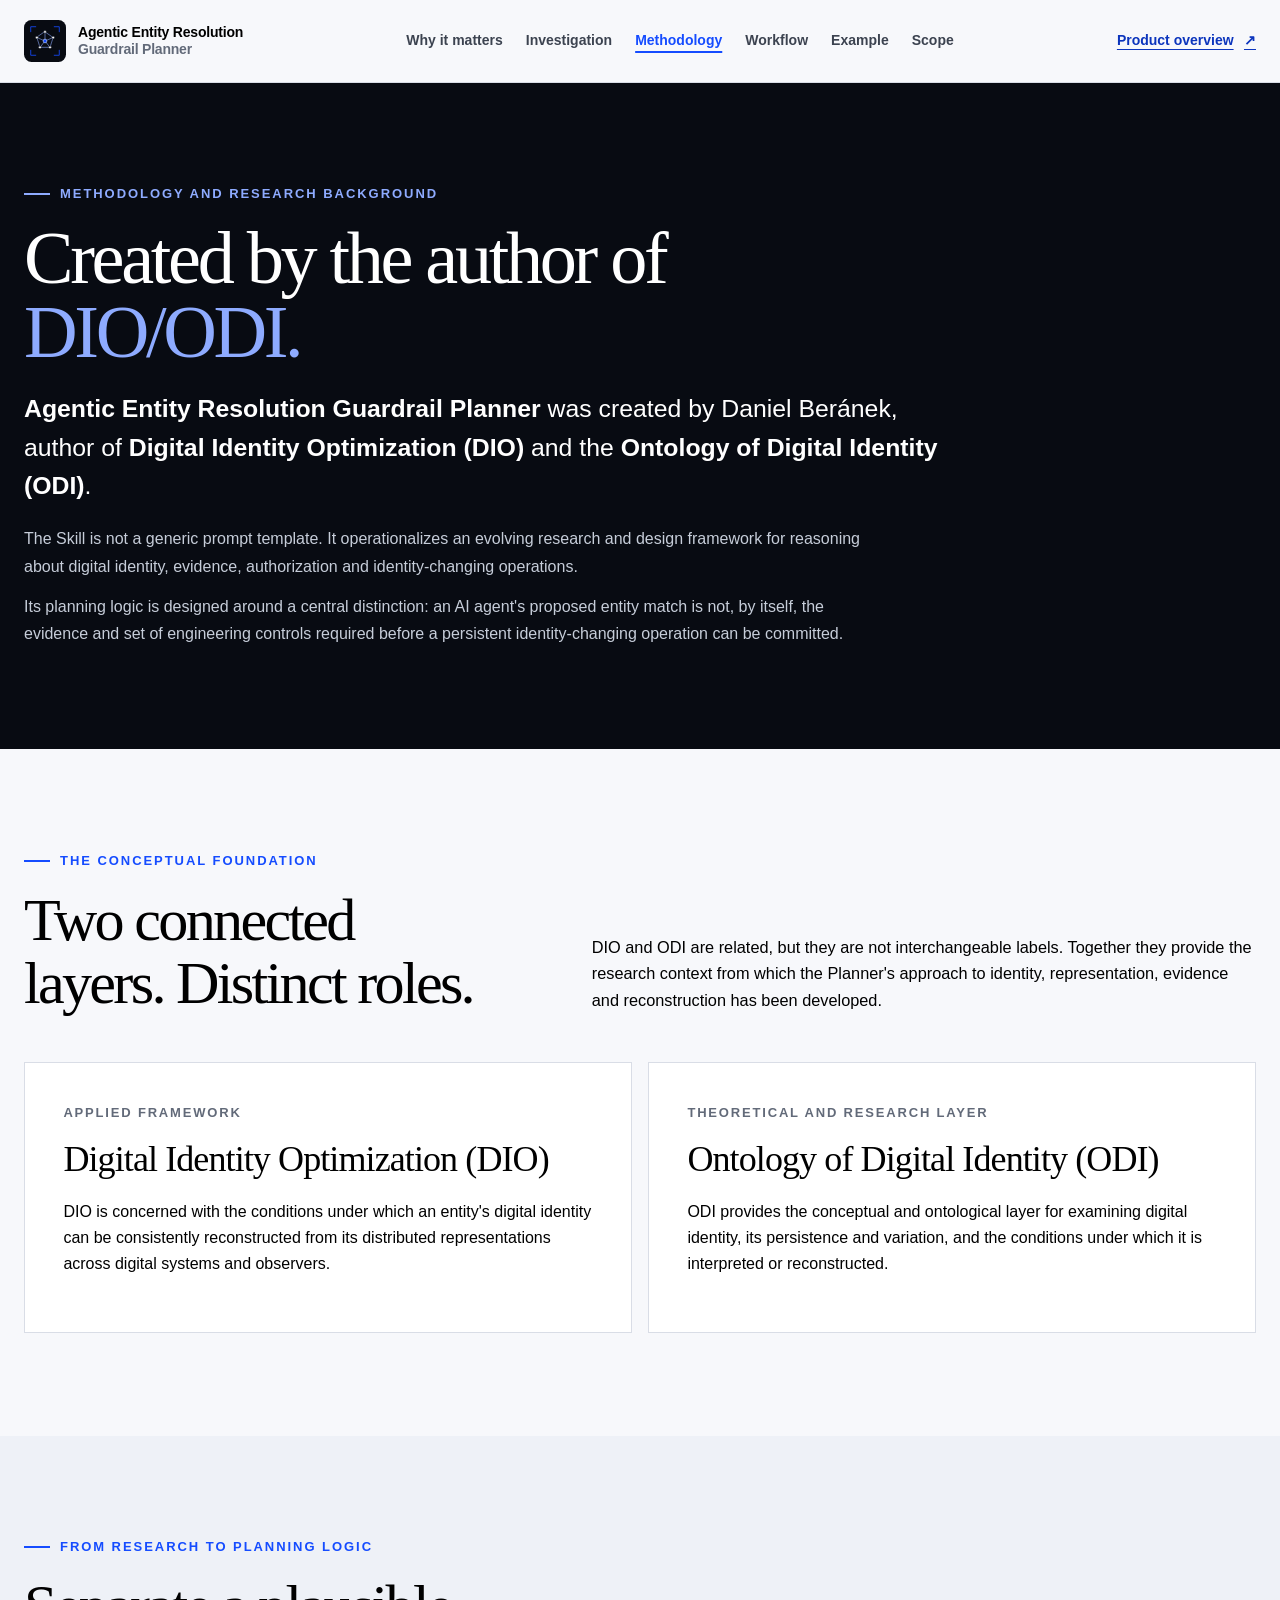
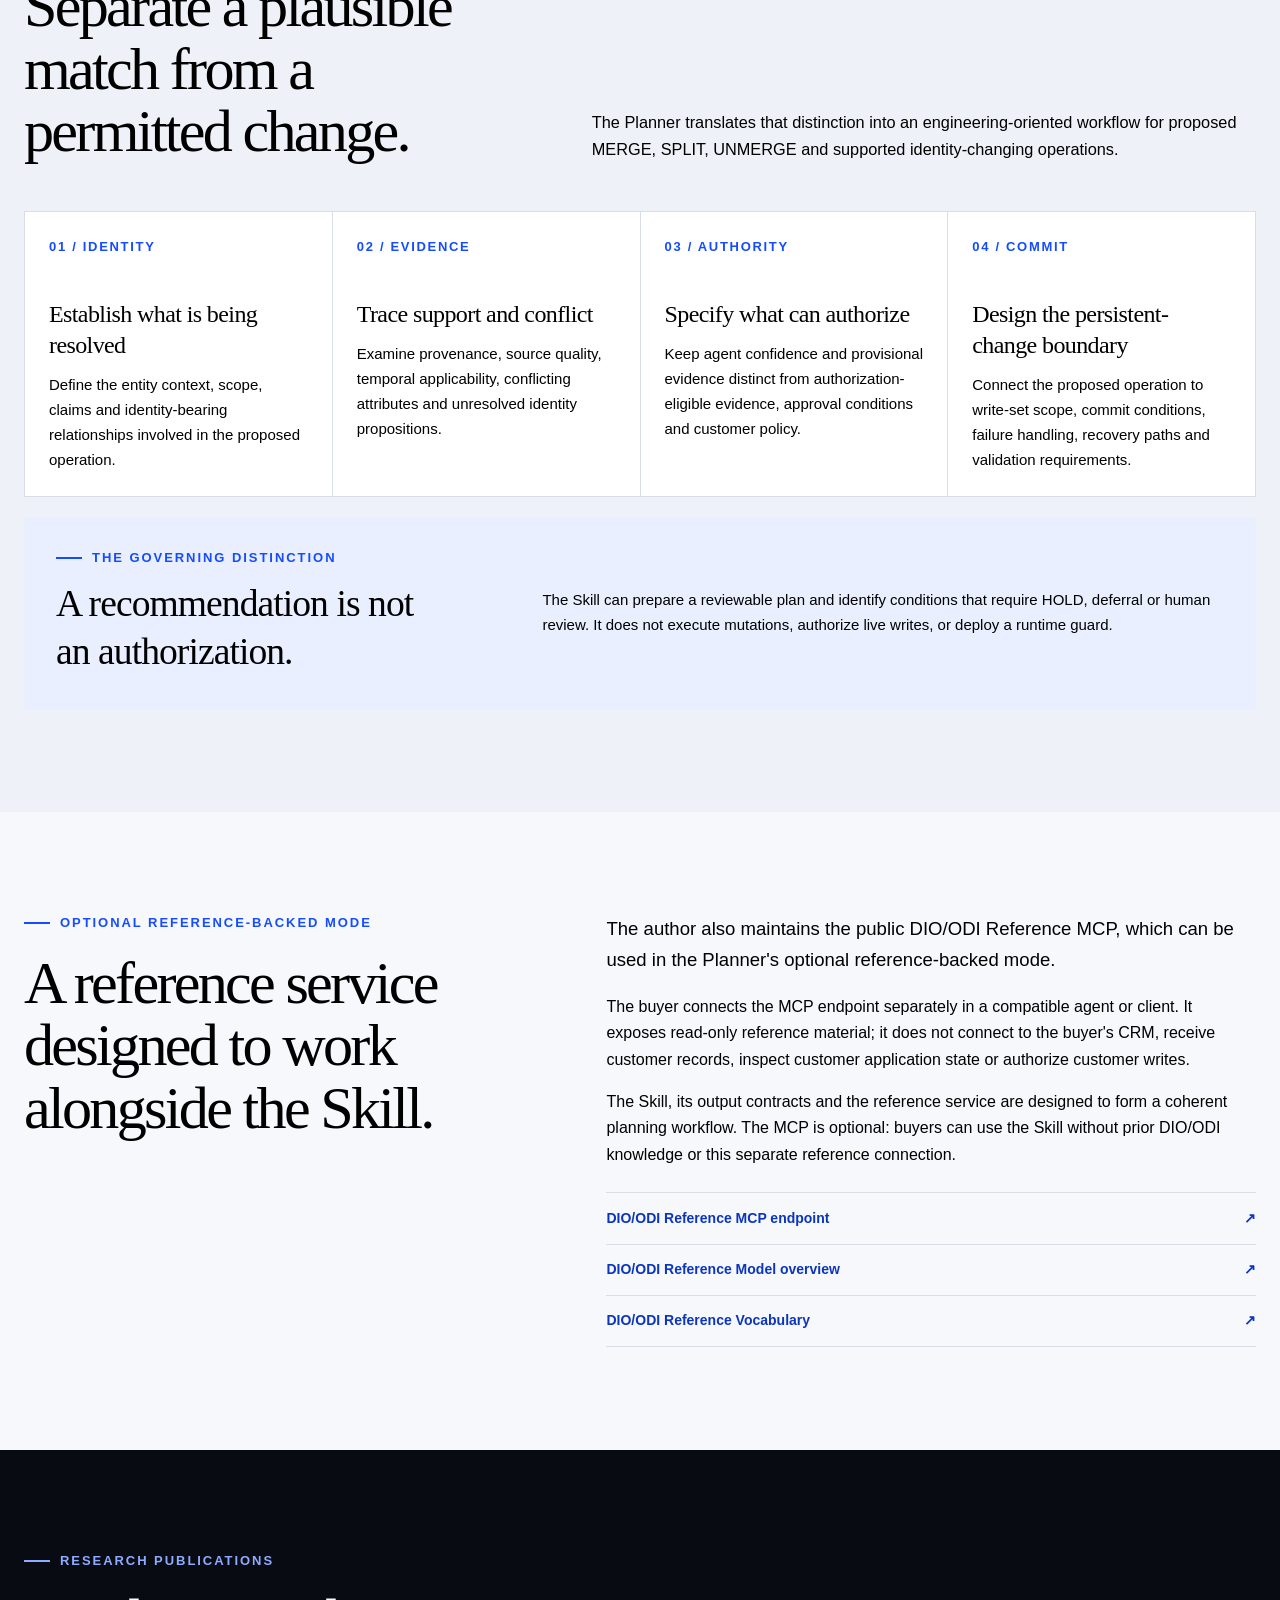
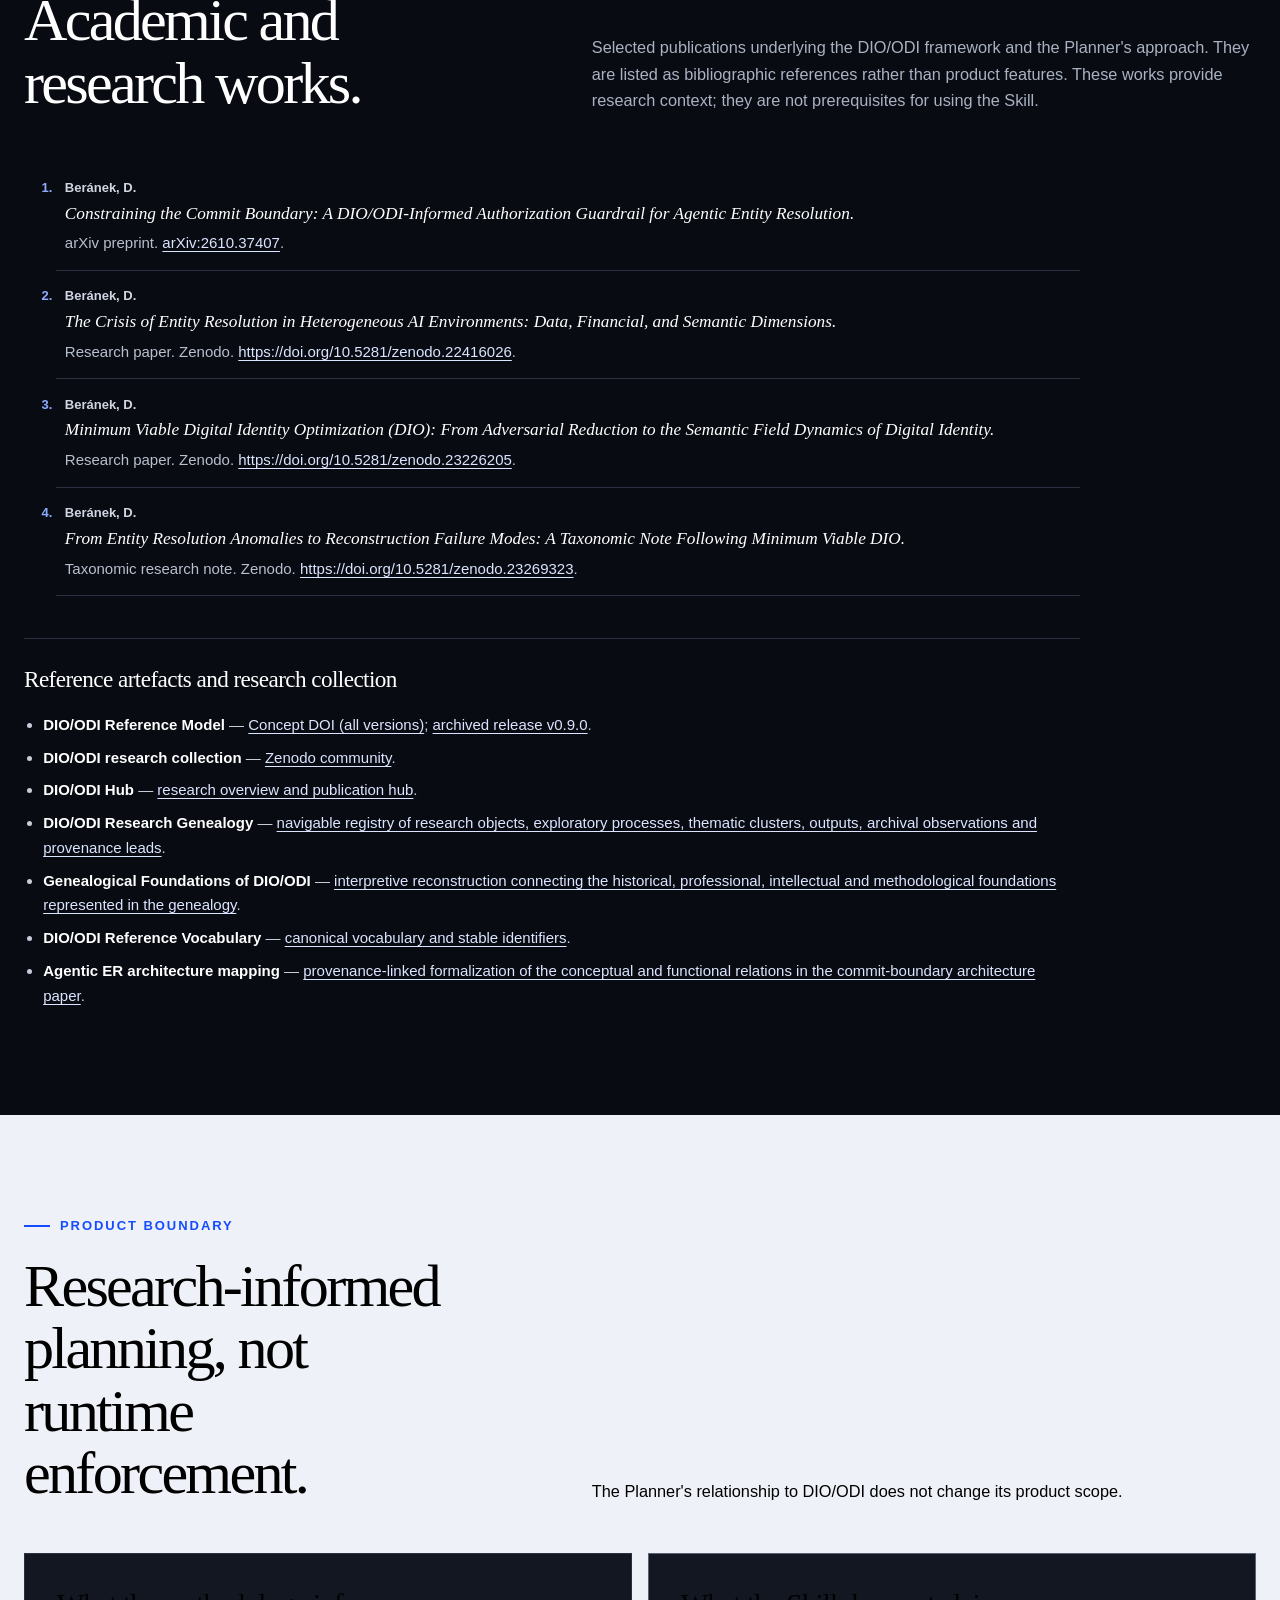
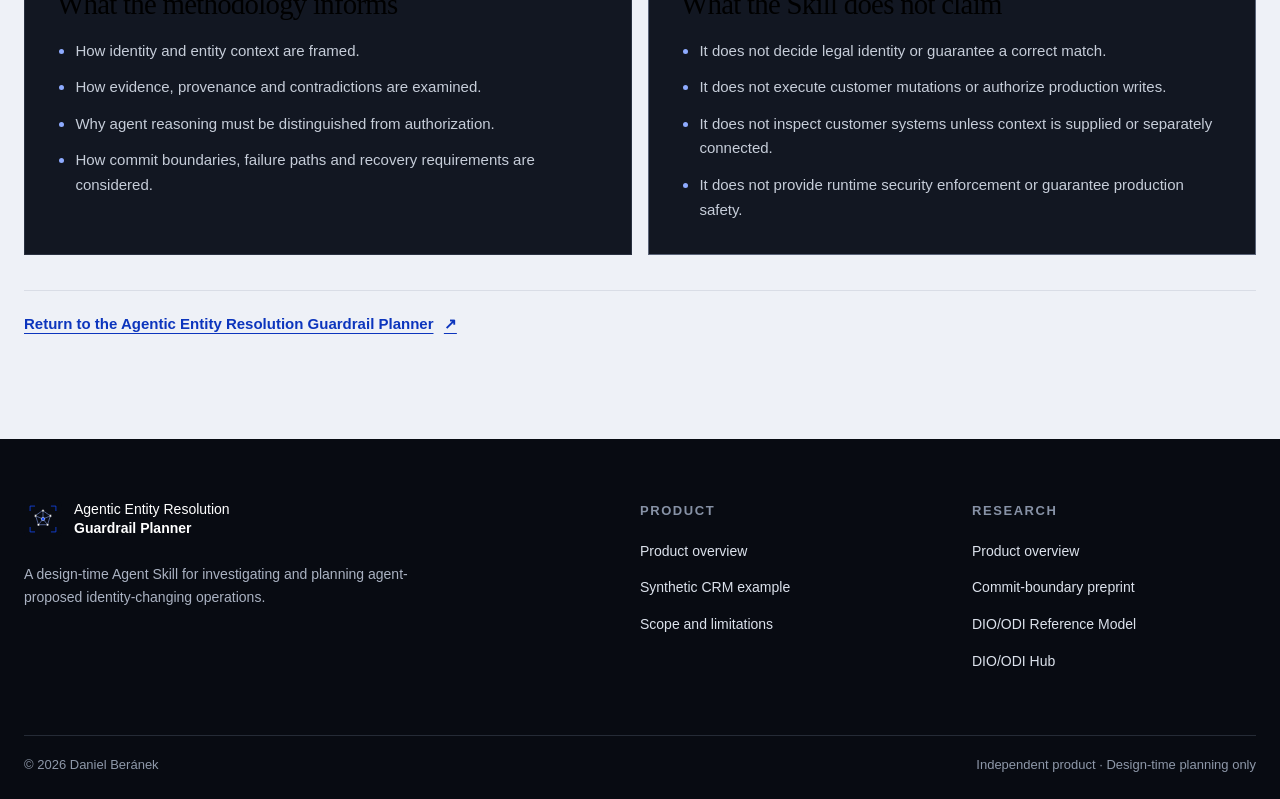
<file: methodology/index.html>
<!doctype html>
<html lang="en">
<head>
  <meta charset="utf-8">
  <meta name="viewport" content="width=device-width, initial-scale=1">
  <meta name="color-scheme" content="light">
  <meta name="theme-color" content="#080b12">
  <title>DIO/ODI Methodology &amp; Research | Guardrail Planner</title>
  <meta name="description" content="Research foundation for the Guardrail Planner: DIO/ODI, digital identity, identity reconstruction, evidence, provenance and commit-boundary authorization.">
  <!-- DIO_KEYWORD_METADATA -->
  <meta name="author" content="Daniel Beránek">
  <meta name="robots" content="index,follow,max-image-preview:large,max-snippet:-1,max-video-preview:-1">
  <!-- GENERATED_URL_METADATA -->
  <link rel="icon" href="../assets/branding/agentic-entity-resolution-guardrail-planner-logo.svg" type="image/svg+xml">
  <link rel="stylesheet" href="../assets/design-system/dio-core.css">
  <link rel="stylesheet" href="../assets/site.css">
  <link rel="stylesheet" href="../assets/design-system/planner-typography.css">
  <link rel="alternate" type="text/plain" href="../llms.txt" title="LLM context">
  <link rel="alternate" type="text/plain" href="../llms-full.txt" title="Full LLM context">
  <meta property="og:type" content="article">
  <meta property="og:site_name" content="Agentic Entity Resolution Guardrail Planner">
  <meta property="og:title" content="DIO/ODI Methodology & Research">
  <meta property="og:description" content="Research and design foundation for the Agentic Entity Resolution Guardrail Planner, covering identity reconstruction, evidence, provenance and commit-boundary authorization.">
  <meta property="og:image:type" content="image/png">
  <meta property="og:image:width" content="1200">
  <meta property="og:image:height" content="630">
  <meta property="og:image:alt" content="Agentic Entity Resolution Guardrail Planner social preview with four stages: scope, evidence, authority and commit.">
  <meta name="twitter:card" content="summary_large_image">
  <meta name="twitter:title" content="DIO/ODI Methodology & Research">
  <meta name="twitter:description" content="The DIO/ODI research foundation behind the Agentic Entity Resolution Guardrail Planner.">
  <meta name="twitter:image:alt" content="Agentic Entity Resolution Guardrail Planner social preview with four stages: scope, evidence, authority and commit.">
  <!-- ARTIFACT_STRUCTURED_DATA -->
</head>
<body class="methodology-page">
  <a class="skip-link" href="#main">Skip to content</a>
  <header class="site-header">
    <div class="shell header-inner">
      <a class="brand" href="../" aria-label="Agentic Entity Resolution Guardrail Planner home">
        <img src="../assets/branding/agentic-entity-resolution-guardrail-planner-logo.svg" alt="" width="42" height="42">
        <span class="brand-copy"><strong>Agentic Entity Resolution</strong><span>Guardrail Planner</span></span>
      </a>
      <nav class="primary-nav" aria-label="Main navigation">
        <a href="../#why">Why it matters</a><a href="../#investigation">Investigation</a><a href="./" aria-current="page">Methodology</a><a href="../#workflow">Workflow</a><a href="../#example">Example</a><a href="../#boundaries">Scope</a>
      </nav>
      <a class="text-link method-header-back" href="../">Product overview <span aria-hidden="true">↗</span></a>
      <details class="mobile-menu">
        <summary aria-label="Open navigation"><span class="menu-icon" aria-hidden="true"></span></summary>
        <nav aria-label="Mobile navigation">
          <a href="../#why">Why it matters</a><a href="../#investigation">Investigation</a><a href="./" aria-current="page">Methodology &amp; DIO/ODI</a><a href="../#workflow">Workflow</a><a href="../#example">Example</a><a href="../#boundaries">Scope and limitations</a><a href="../#get-skill">Get the Agent Skill</a>
        </nav>
      </details>
    </div>
  </header>
  <main id="main">
    <section class="method-hero section-dark">
      <div class="shell">
        <p class="eyebrow">Methodology and research background</p>
        <h1>Created by the author of <span>DIO/ODI.</span></h1>
        <p class="method-lead"><strong>Agentic Entity Resolution Guardrail Planner</strong> was created by Daniel Beránek, author of <strong>Digital Identity Optimization (DIO)</strong> and the <strong>Ontology of Digital Identity (ODI)</strong>.</p>
        <p class="method-intro">The Skill is not a generic prompt template. It operationalizes an evolving research and design framework for reasoning about digital identity, evidence, authorization and identity-changing operations.</p>
        <p class="method-intro">Its planning logic is designed around a central distinction: an AI agent's proposed entity match is not, by itself, the evidence and set of engineering controls required before a persistent identity-changing operation can be committed.</p>
      </div>
    </section>

    <section class="section">
      <div class="shell">
        <div class="section-heading">
          <div><p class="eyebrow">The conceptual foundation</p><h2>Two connected layers. Distinct roles.</h2></div>
          <p>DIO and ODI are related, but they are not interchangeable labels. Together they provide the research context from which the Planner's approach to identity, representation, evidence and reconstruction has been developed.</p>
        </div>
        <div class="comparison-grid">
          <article class="comparison-card">
            <p class="card-kicker">Applied framework</p>
            <h3>Digital Identity Optimization (DIO)</h3>
            <p>DIO is concerned with the conditions under which an entity's digital identity can be consistently reconstructed from its distributed representations across digital systems and observers.</p>
          </article>
          <article class="comparison-card">
            <p class="card-kicker">Theoretical and research layer</p>
            <h3>Ontology of Digital Identity (ODI)</h3>
            <p>ODI provides the conceptual and ontological layer for examining digital identity, its persistence and variation, and the conditions under which it is interpreted or reconstructed.</p>
          </article>
        </div>
      </div>
    </section>

    <section class="section section-muted">
      <div class="shell">
        <div class="section-heading">
          <div><p class="eyebrow">From research to planning logic</p><h2>Separate a plausible match from a permitted change.</h2></div>
          <p>The Planner translates that distinction into an engineering-oriented workflow for proposed MERGE, SPLIT, UNMERGE and supported identity-changing operations.</p>
        </div>
        <div class="workflow method-workflow">
          <article class="workflow-step"><span class="workflow-number">01 / IDENTITY</span><h3>Establish what is being resolved</h3><p>Define the entity context, scope, claims and identity-bearing relationships involved in the proposed operation.</p></article>
          <article class="workflow-step"><span class="workflow-number">02 / EVIDENCE</span><h3>Trace support and conflict</h3><p>Examine provenance, source quality, temporal applicability, conflicting attributes and unresolved identity propositions.</p></article>
          <article class="workflow-step"><span class="workflow-number">03 / AUTHORITY</span><h3>Specify what can authorize</h3><p>Keep agent confidence and provisional evidence distinct from authorization-eligible evidence, approval conditions and customer policy.</p></article>
          <article class="workflow-step"><span class="workflow-number">04 / COMMIT</span><h3>Design the persistent-change boundary</h3><p>Connect the proposed operation to write-set scope, commit conditions, failure handling, recovery paths and validation requirements.</p></article>
        </div>
        <div class="decision-band">
          <div><p class="eyebrow">The governing distinction</p><h3>A recommendation is not an authorization.</h3></div>
          <p>The Skill can prepare a reviewable plan and identify conditions that require HOLD, deferral or human review. It does not execute mutations, authorize live writes, or deploy a runtime guard.</p>
        </div>
      </div>
    </section>

    <section class="section">
      <div class="shell reference-grid">
        <div><p class="eyebrow">Optional reference-backed mode</p><h2>A reference service designed to work alongside the Skill.</h2></div>
        <div>
          <p class="lead">The author also maintains the public DIO/ODI Reference MCP, which can be used in the Planner's optional reference-backed mode.</p>
          <p>The buyer connects the MCP endpoint separately in a compatible agent or client. It exposes read-only reference material; it does not connect to the buyer's CRM, receive customer records, inspect customer application state or authorize customer writes.</p>
          <p>The Skill, its output contracts and the reference service are designed to form a coherent planning workflow. The MCP is optional: buyers can use the Skill without prior DIO/ODI knowledge or this separate reference connection.</p>
          <div class="reference-links">
            <a href="https://mcp.danielberanek.cz/mcp" target="_blank" rel="noopener noreferrer">DIO/ODI Reference MCP endpoint <span aria-hidden="true">↗</span></a>
            <a href="https://vocab.danielberanek.cz/" target="_blank" rel="noopener noreferrer">DIO/ODI Reference Model overview <span aria-hidden="true">↗</span></a>
            <a href="https://vocab.danielberanek.cz/dio-odi/" target="_blank" rel="noopener noreferrer">DIO/ODI Reference Vocabulary <span aria-hidden="true">↗</span></a>
          </div>
        </div>
      </div>
    </section>

    <section class="section section-dark">
      <div class="shell">
        <div class="section-heading">
          <div><p class="eyebrow">Research publications</p><h2>Academic and research works.</h2></div>
          <p>Selected publications underlying the DIO/ODI framework and the Planner's approach. They are listed as bibliographic references rather than product features. These works provide research context; they are not prerequisites for using the Skill.</p>
        </div>
        <ol class="bibliography">
          <li>
            <p class="bibliography-author">Beránek, D.</p>
            <p class="bibliography-title"><em>Constraining the Commit Boundary: A DIO/ODI-Informed Authorization Guardrail for Agentic Entity Resolution.</em></p>
            <p class="bibliography-source">arXiv preprint. <a href="https://arxiv.org/abs/2610.37407" target="_blank" rel="noopener noreferrer">arXiv:2610.37407</a>.</p>
          </li>
          <li>
            <p class="bibliography-author">Beránek, D.</p>
            <p class="bibliography-title"><em>The Crisis of Entity Resolution in Heterogeneous AI Environments: Data, Financial, and Semantic Dimensions.</em></p>
            <p class="bibliography-source">Research paper. Zenodo. <a href="https://doi.org/10.5281/zenodo.22416026" target="_blank" rel="noopener noreferrer">https://doi.org/10.5281/zenodo.22416026</a>.</p>
          </li>
          <li>
            <p class="bibliography-author">Beránek, D.</p>
            <p class="bibliography-title"><em>Minimum Viable Digital Identity Optimization (DIO): From Adversarial Reduction to the Semantic Field Dynamics of Digital Identity.</em></p>
            <p class="bibliography-source">Research paper. Zenodo. <a href="https://doi.org/10.5281/zenodo.23226205" target="_blank" rel="noopener noreferrer">https://doi.org/10.5281/zenodo.23226205</a>.</p>
          </li>
          <li>
            <p class="bibliography-author">Beránek, D.</p>
            <p class="bibliography-title"><em>From Entity Resolution Anomalies to Reconstruction Failure Modes: A Taxonomic Note Following Minimum Viable DIO.</em></p>
            <p class="bibliography-source">Taxonomic research note. Zenodo. <a href="https://doi.org/10.5281/zenodo.23269323" target="_blank" rel="noopener noreferrer">https://doi.org/10.5281/zenodo.23269323</a>.</p>
          </li>
        </ol>
        <div class="research-resources">
          <h3>Reference artefacts and research collection</h3>
          <ul>
            <li><span>DIO/ODI Reference Model</span> — <a href="https://doi.org/10.5281/zenodo.23272897" target="_blank" rel="noopener noreferrer">Concept DOI (all versions)</a>; <a href="https://doi.org/10.5281/zenodo.24085589" target="_blank" rel="noopener noreferrer">archived release v0.9.0</a>.</li>
            <li><span>DIO/ODI research collection</span> — <a href="https://zenodo.org/communities/digital-identity-optimization-dio/" target="_blank" rel="noopener noreferrer">Zenodo community</a>.</li>
            <li><span>DIO/ODI Hub</span> — <a href="https://danielberanek.cz/manifest-dio/" target="_blank" rel="noopener noreferrer">research overview and publication hub</a>.</li>
            <li><span>DIO/ODI Research Genealogy</span> — <a href="https://vocab.danielberanek.cz/research-genealogy/" target="_blank" rel="noopener noreferrer">navigable registry of research objects, exploratory processes, thematic clusters, outputs, archival observations and provenance leads</a>.</li>
            <li><span>Genealogical Foundations of DIO/ODI</span> — <a href="https://vocab.danielberanek.cz/research-genealogy/foundations/" target="_blank" rel="noopener noreferrer">interpretive reconstruction connecting the historical, professional, intellectual and methodological foundations represented in the genealogy</a>.</li>
            <li><span>DIO/ODI Reference Vocabulary</span> — <a href="https://vocab.danielberanek.cz/dio-odi/" target="_blank" rel="noopener noreferrer">canonical vocabulary and stable identifiers</a>.</li>
            <li><span>Agentic ER architecture mapping</span> — <a href="https://vocab.danielberanek.cz/mappings/agentic-er-architecture/" target="_blank" rel="noopener noreferrer">provenance-linked formalization of the conceptual and functional relations in the commit-boundary architecture paper</a>.</li>
          </ul>
        </div>
      </div>
    </section>

    <section class="section section-muted">
      <div class="shell">
        <div class="section-heading">
          <div><p class="eyebrow">Product boundary</p><h2>Research-informed planning, not runtime enforcement.</h2></div>
          <p>The Planner's relationship to DIO/ODI does not change its product scope.</p>
        </div>
        <div class="boundary-grid">
          <article class="boundary-card"><h3>What the methodology informs</h3><ul><li>How identity and entity context are framed.</li><li>How evidence, provenance and contradictions are examined.</li><li>Why agent reasoning must be distinguished from authorization.</li><li>How commit boundaries, failure paths and recovery requirements are considered.</li></ul></article>
          <article class="boundary-card boundary-out"><h3>What the Skill does not claim</h3><ul><li>It does not decide legal identity or guarantee a correct match.</li><li>It does not execute customer mutations or authorize production writes.</li><li>It does not inspect customer systems unless context is supplied or separately connected.</li><li>It does not provide runtime security enforcement or guarantee production safety.</li></ul></article>
        </div>
        <div class="method-return"><a class="text-link" href="../">Return to the Agentic Entity Resolution Guardrail Planner <span aria-hidden="true">↗</span></a></div>
      </div>
    </section>
  </main>
  <footer class="site-footer">
    <div class="shell footer-main">
      <div><a class="footer-brand" href="../"><img src="../assets/branding/agentic-entity-resolution-guardrail-planner-logo.svg" alt="" width="36" height="36"><span>Agentic Entity Resolution<br><strong>Guardrail Planner</strong></span></a><p>A design-time Agent Skill for investigating and planning agent-proposed identity-changing operations.</p></div>
      <div><p class="footer-label">Product</p><ul class="footer-links"><li><a href="../">Product overview</a></li><li><a href="../demo/">Synthetic CRM example</a></li><li><a href="../#boundaries">Scope and limitations</a></li></ul></div>
      <div><p class="footer-label">Research</p><ul class="footer-links"><li><a href="../">Product overview</a></li><li><a href="https://arxiv.org/abs/2610.37407" target="_blank" rel="noopener noreferrer">Commit-boundary preprint</a></li><li><a href="https://vocab.danielberanek.cz/" target="_blank" rel="noopener noreferrer">DIO/ODI Reference Model</a></li><li><a href="https://danielberanek.cz/manifest-dio/" target="_blank" rel="noopener noreferrer">DIO/ODI Hub</a></li></ul></div>
    </div>
    <div class="shell footer-bottom"><span>© <span data-current-year>2026</span> Daniel Beránek</span><span>Independent product · Design-time planning only</span></div>
  </footer>
</body>
</html>
</file>
<file: assets/design-system/dio-core.css>
/* DIO Web Design System — ready-to-vendor foundation
 * Version: 0.1.0 | No runtime imports, fonts, scripts or external requests.
 */
:root {
  --dio-color-ink: #080b12;
  --dio-color-ink-soft: #121722;
  --dio-color-paper: #f7f8fb;
  --dio-color-white: #ffffff;
  --dio-color-muted: #626a79;
  --dio-color-muted-inverse: #aab2c2;
  --dio-color-border: #d9dde6;
  --dio-color-border-inverse: #2a3140;
  --dio-color-accent: #154cff;
  --dio-color-accent-strong: #0c35bd;
  --dio-color-accent-soft: #e9efff;
  --dio-color-accent-light: #8eabff;
  --dio-color-text: #000000;
  --dio-color-text-inverse: #ffffff;
  --dio-color-text-secondary: #626a79;
  --dio-font-sans: Inter, ui-sans-serif, -apple-system, BlinkMacSystemFont, "Segoe UI", Arial, sans-serif;
  --dio-font-serif: Georgia, "Times New Roman", serif;
  --dio-font-size-body: 1rem;
  --dio-font-size-reading: 0.9375rem;
  --dio-font-size-compact: 0.875rem;
  --dio-font-size-meta: 0.8125rem;
  --dio-font-size-micro: 0.75rem;
  --dio-line-height-body: 1.65;
  --dio-line-height-compact: 1.5;
  --dio-reading-measure: 68ch;
  --dio-space-1: 0.25rem;
  --dio-space-2: 0.5rem;
  --dio-space-3: 0.75rem;
  --dio-space-4: 1rem;
  --dio-space-5: 1.5rem;
  --dio-space-6: 2rem;
  --dio-space-7: 3rem;
  --dio-space-8: 4rem;
  --dio-radius-sm: 0.25rem;
  --dio-radius: 0.35rem;
  --dio-radius-lg: 0.55rem;
  --dio-shadow-soft: 0 18px 60px rgba(8, 11, 18, 0.08);
  --dio-content-max: 1280px;
}

.dio-prose {
  max-width: var(--dio-reading-measure);
  color: var(--dio-color-text);
  font-family: var(--dio-font-sans);
  font-size: var(--dio-font-size-body);
  line-height: var(--dio-line-height-body);
  overflow-wrap: anywhere;
}

.dio-prose :where(p, li, dd, dt, blockquote, td, th) {
  font-size: inherit;
  line-height: inherit;
}

.dio-prose :where(p, ul, ol, blockquote, table) {
  margin-block: 0 1em;
}

.dio-prose :where(h2, h3, h4) {
  color: var(--dio-color-ink);
  line-height: 1.2;
}

.dio-prose :where(a) {
  color: var(--dio-color-accent-strong);
  text-underline-offset: 0.2em;
}

.dio-prose :where(code, pre) {
  overflow-wrap: anywhere;
}

.dio-prose :where(small, .dio-meta) {
  font-size: var(--dio-font-size-meta);
  line-height: var(--dio-line-height-compact);
}
</file>
<file: assets/site.css>
:root{--ink:var(--dio-color-ink);--text:var(--dio-color-text);--ink-2:var(--dio-color-ink-soft);--paper:var(--dio-color-paper);--white:var(--dio-color-white);--muted:var(--dio-color-muted);--muted-dark:var(--dio-color-muted-inverse);--line:var(--dio-color-border);--line-dark:var(--dio-color-border-inverse);--blue:var(--dio-color-accent);--blue-dark:var(--dio-color-accent-strong);--blue-soft:var(--dio-color-accent-soft);--blue-light:var(--dio-color-accent-light);--max:var(--dio-content-max);--radius:var(--dio-radius);--shadow:var(--dio-shadow-soft)}
*{box-sizing:border-box}
html{scroll-behavior:smooth;scroll-padding-top:6rem}
body{margin:0;min-width:320px;overflow-x:hidden;background:var(--paper);color:var(--text);font-family:var(--dio-font-sans);font-size:var(--dio-font-size-body);line-height:var(--dio-line-height-body);text-rendering:optimizeLegibility}
a{color:inherit}
img,svg{display:block;max-width:100%;height:auto}
.shell{width:min(calc(100% - 3rem),var(--max));margin-inline:auto}
.skip-link{position:fixed;z-index:100;top:-5rem;left:1rem;padding:.7rem 1rem;background:var(--blue);color:var(--white)}
.skip-link:focus{top:1rem}
.site-header{position:sticky;z-index:20;top:0;border-bottom:1px solid var(--line);background:rgba(247,248,251,.96);backdrop-filter:blur(16px)}
.header-inner{min-height:5.1rem;display:flex;align-items:center;justify-content:space-between;gap:1.5rem}
.brand,.footer-brand{display:inline-flex;align-items:center;gap:.75rem;text-decoration:none}
.brand img{width:42px;height:42px}
.brand-copy{display:grid;line-height:1.22;font-size:.78rem;letter-spacing:-.015em}
.brand-copy strong{font-weight:820}
.brand-copy span{color:var(--muted);font-weight:650}
.primary-nav{display:flex;align-items:center;gap:clamp(.8rem,1.8vw,1.7rem)}
.primary-nav a,.mobile-menu nav a{color:#3c4350;text-decoration:none;font-size:.77rem;font-weight:700}
.primary-nav a:hover,.primary-nav a:focus-visible,.mobile-menu nav a:hover{color:var(--blue)}
.header-cta{display:flex;align-items:center}
.platform-link{display:inline-flex;align-items:center;justify-content:center;gap:.6rem;min-height:2.8rem;padding:.72rem 1rem;border:1px solid transparent;border-radius:var(--radius);text-decoration:none;font-size:.8rem;font-weight:780;line-height:1.2;transition:transform .18s ease,background .18s ease,border-color .18s ease}
.platform-link:hover,.platform-link:focus-visible{transform:translateY(-2px);outline:2px solid transparent}
.platform-link-primary{background:var(--blue);color:var(--white)}
.platform-link-primary:hover,.platform-link-primary:focus-visible{background:var(--blue-dark)}
.platform-link-secondary{border-color:#bfc8d8;background:transparent;color:var(--ink)}
.platform-link-secondary:hover,.platform-link-secondary:focus-visible{border-color:var(--blue);color:var(--blue)}
.platform-name{font-size:.66rem;font-weight:650;opacity:.72}
.header-cta .platform-link{min-height:2.55rem;padding:.65rem .85rem;font-size:.73rem}
.platform-slot,.platform-links{display:flex;flex-wrap:wrap;align-items:center;gap:.7rem}
.mobile-menu{display:none;position:relative}
.mobile-menu summary{width:2.8rem;height:2.8rem;display:grid;place-items:center;border:1px solid var(--line);border-radius:var(--radius);cursor:pointer;list-style:none}
.mobile-menu summary::-webkit-details-marker{display:none}
.menu-icon,.menu-icon::before,.menu-icon::after{width:1.1rem;height:2px;display:block;background:var(--ink);content:""}
.menu-icon{position:relative}
.menu-icon::before{position:absolute;top:-.35rem}
.menu-icon::after{position:absolute;top:.35rem}
.mobile-menu nav{position:absolute;top:calc(100% + .75rem);right:0;width:min(18rem,calc(100vw - 2rem));display:grid;gap:0;padding:.65rem;border:1px solid var(--line);background:var(--white);box-shadow:var(--shadow)}
.mobile-menu nav a{padding:.75rem}
.hero{position:relative;overflow:hidden;padding:clamp(4rem,8vw,7.2rem) 0 clamp(4rem,7vw,6rem);background:var(--ink);color:var(--white)}
.hero:after{position:absolute;top:-20rem;right:-12rem;width:48rem;height:48rem;border:1px solid rgba(142,171,255,.13);border-radius:50%;box-shadow:0 0 0 4rem rgba(142,171,255,.025),0 0 0 9rem rgba(142,171,255,.02);content:"";pointer-events:none}
.hero-grid{position:relative;z-index:1;display:grid;grid-template-columns:minmax(0,1.05fr) minmax(28rem,.95fr);gap:clamp(3rem,6vw,6rem);align-items:center}
.eyebrow{display:flex;align-items:center;gap:.65rem;margin:0 0 1.2rem;color:var(--blue);font-size:.7rem;font-weight:850;letter-spacing:.15em;line-height:1.4;text-transform:uppercase}
.eyebrow:before{width:1.6rem;height:2px;background:currentColor;content:""}
.hero .eyebrow,.section-dark .eyebrow{color:var(--blue-light)}
h1,h2{font-family:var(--dio-font-serif);font-weight:400;letter-spacing:-.045em}
h1{max-width:11ch;margin:0 0 1.3rem;font-size:clamp(3.1rem,5.8vw,5.45rem);line-height:.99}
h1 span{color:var(--blue-light)}
h2{max-width:15ch;margin:0;font-size:clamp(2.5rem,4.7vw,4.35rem);line-height:1.04}
h3{margin:0 0 .75rem;font-size:1.16rem;line-height:1.3;letter-spacing:-.025em}
h4{margin:0 0 .3rem;font-size:.98rem;line-height:1.35}
p{margin-top:0}
.hero-lead{max-width:47rem;margin:0 0 1.4rem;color:#c6cdd9;font-size:clamp(1.05rem,1.55vw,1.25rem);line-height:1.58}
.hero-principle{margin:1.8rem 0 1.6rem;padding-left:1rem;border-left:3px solid var(--blue);color:var(--white);font-family:var(--dio-font-serif);font-size:clamp(1.35rem,2vw,1.75rem);line-height:1.3}
.hero-platforms .platform-link-primary,.final-platforms .platform-link-primary{background:var(--white);color:var(--ink)}
.hero-platforms .platform-link-primary:hover,.final-platforms .platform-link-primary:hover{background:var(--blue-light)}
.hero-platforms .platform-link-secondary,.final-platforms .platform-link-secondary{border-color:#596276;color:var(--white)}
.hero-platforms .platform-link-secondary:hover,.final-platforms .platform-link-secondary:hover{border-color:var(--blue-light);color:var(--blue-light)}
.affiliate-note{max-width:43rem;margin:.85rem 0 0;color:#929bad;font-size:.7rem;line-height:1.5}
.hero-meta{display:flex;flex-wrap:wrap;gap:.65rem 1.3rem;margin-top:2rem;color:#aab2c2;font-size:.7rem;font-weight:720}
.hero-meta span:before{display:inline-block;width:.4rem;height:.4rem;margin:0 .5rem .08rem 0;border-radius:50%;background:var(--blue-light);content:""}
.visual-frame{overflow:hidden;padding:.8rem;border:1px solid #343d50;border-radius:.55rem;background:#0e1420;box-shadow:0 28px 80px rgba(0,0,0,.25)}
.visual-topline{display:flex;justify-content:space-between;padding:.3rem .35rem .8rem;color:#8eabff;font-size:.61rem;font-weight:820;letter-spacing:.13em}
.visual-frame img{width:100%;border-radius:.3rem}
.visual-caption{display:flex;align-items:center;gap:.6rem;padding:.85rem .35rem .25rem;color:#c6cdd9;font-size:.72rem}
.visual-pulse{width:.5rem;height:.5rem;border-radius:50%;background:#8eabff;box-shadow:0 0 0 .25rem rgba(142,171,255,.12)}
.hero-stat-row{display:grid;grid-template-columns:repeat(3,1fr);gap:.6rem;margin-top:1rem}
.hero-stat-row>div{display:grid;gap:.1rem;padding:.9rem .75rem;border:1px solid #30394a;background:#111824}
.hero-stat-row strong{color:var(--white);font-family:Georgia,serif;font-size:1.8rem;font-weight:400;line-height:1}
.hero-stat-row span{color:#aab2c2;font-size:.64rem;line-height:1.35}
.micro-note{margin:.65rem 0 0;color:#7f899a;font-size:.62rem;line-height:1.45}
.section{padding:clamp(4.6rem,8vw,7.6rem) 0}
.section-dark{background:var(--ink);color:var(--white)}
.section-muted{background:#eef1f7}
.split-section{display:grid;grid-template-columns:minmax(0,.85fr) minmax(0,1.15fr);gap:clamp(3rem,8vw,8rem);align-items:start}
.section-copy{max-width:47rem;color:#c6cdd9}
.section-copy .lead{color:var(--white);font-size:1.18rem;line-height:1.6}
.section-copy blockquote{margin:2rem 0 0;padding:.3rem 0 .3rem 1.4rem;border-left:3px solid var(--blue);color:#eef2fa;font-family:var(--dio-font-serif);font-size:clamp(1.35rem,2.3vw,1.9rem);line-height:1.4}
.signal-grid{display:grid;grid-template-columns:repeat(3,1fr);gap:1px;margin-top:4rem;border:1px solid var(--line-dark);background:var(--line-dark)}
.signal-card{min-height:12rem;padding:1.6rem;background:var(--ink-2)}
.signal-index{display:block;margin-bottom:1.6rem;color:var(--blue-light);font-size:.72rem;font-weight:850;letter-spacing:.12em}
.signal-card h3{color:var(--white);font-family:Georgia,serif;font-size:1.55rem;font-weight:400}
.signal-card p{max-width:35rem;margin:0;color:var(--muted-dark);font-size:.9rem}
.section-heading{display:grid;grid-template-columns:minmax(0,.85fr) minmax(0,1.15fr);gap:clamp(2rem,6vw,6rem);align-items:end;margin-bottom:3rem}
.section-heading>p{max-width:45rem;margin:0;color:var(--muted);font-size:1.02rem;line-height:1.65}
.section-dark .section-heading>p{color:var(--muted-dark)}
.comparison-grid{display:grid;grid-template-columns:repeat(2,minmax(0,1fr));gap:1rem}
.comparison-card{padding:clamp(1.5rem,3vw,2.5rem);border:1px solid var(--line);background:var(--white)}
.comparison-card h3{margin:.8rem 0 1rem;font-family:Georgia,serif;font-size:clamp(1.7rem,3vw,2.25rem);font-weight:400}
.comparison-card>p:not(.card-kicker){min-height:4.5rem;color:var(--muted)}
.card-kicker{margin:0;color:var(--muted);font-size:.67rem;font-weight:850;letter-spacing:.14em;text-transform:uppercase}
.comparison-card ul,.boundary-card ul{display:grid;gap:.72rem;margin:1.5rem 0 0;padding-left:1.15rem;color:#414958;font-size:.86rem}
.comparison-card li::marker{color:var(--blue)}
.comparison-planner{border-color:var(--blue);background:#f1f4ff}
.comparison-planner .card-kicker{color:var(--blue-dark)}
.comparison-footnote{margin:1rem 0 0;color:var(--muted);font-size:.74rem}
.section-blue{background:var(--blue);color:var(--white)}
.section-heading-inverse>p{color:#e0e7ff}
.section-blue .eyebrow{color:var(--white)}
.investigation-groups{display:grid;grid-template-columns:repeat(3,minmax(0,1fr));gap:1px;border:1px solid rgba(255,255,255,.22);background:rgba(255,255,255,.22)}
.investigation-group{padding:1.5rem;background:#1040d7}
.group-heading{display:flex;align-items:baseline;gap:.75rem;min-height:3.4rem;margin-bottom:1.2rem;border-bottom:1px solid rgba(255,255,255,.28)}
.group-heading>span{color:#b9caff;font-size:.68rem;font-weight:850}
.group-heading h3{font-family:Georgia,serif;font-size:1.4rem;font-weight:400}
.investigation-item{display:grid;grid-template-columns:1.7rem 1fr;gap:.75rem;padding:1rem 0;border-bottom:1px solid rgba(255,255,255,.16)}
.investigation-item:last-child{border-bottom:0}
.investigation-item>span{padding-top:.12rem;color:#b9caff;font-size:.68rem;font-weight:850}
.investigation-item h4{margin:0 0 .3rem;color:var(--white)}
.investigation-item p{margin:0;color:#dce5ff;font-size:.78rem;line-height:1.55}
.workflow{display:grid;grid-template-columns:repeat(4,minmax(0,1fr));gap:1px;border:1px solid var(--line);background:var(--line)}
.workflow-step{min-height:17rem;padding:1.5rem;background:var(--white)}
.workflow-number{display:block;margin-bottom:2.6rem;color:var(--blue);font-size:.66rem;font-weight:850;letter-spacing:.13em}
.workflow-step h3{font-family:Georgia,serif;font-size:1.5rem;font-weight:400}
.workflow-step p{margin:0;color:var(--muted);font-size:.84rem}
.decision-band{display:grid;grid-template-columns:minmax(0,.8fr) minmax(0,1.2fr);gap:2rem;align-items:center;margin-top:1.2rem;padding:2rem;background:var(--blue-soft)}
.decision-band .eyebrow{margin-bottom:.8rem}
.decision-band h3{max-width:20ch;margin:0;font-family:Georgia,serif;font-size:clamp(1.6rem,3vw,2.35rem);font-weight:400}
.decision-band>p{max-width:50rem;margin:0;color:#46516a;font-size:.9rem}
.control-grid{display:grid;grid-template-columns:repeat(2,minmax(0,1fr));gap:0 2rem;border-top:1px solid var(--line-dark)}
.control-item{display:grid;grid-template-columns:5.4rem 1fr;gap:1rem;align-items:start;padding:1rem 0;border-bottom:1px solid var(--line-dark)}
.control-item span{color:var(--blue-light);font-size:.68rem;font-weight:850;letter-spacing:.07em}
.control-item p{margin:0;color:#e3e8f0;font-size:.86rem}
.small-note{margin:1.2rem 0 0;color:var(--muted-dark);font-size:.74rem}
.case-study{display:grid;grid-template-columns:minmax(0,1.1fr) minmax(17rem,.9fr);border:1px solid var(--line);background:var(--white)}
.case-story{padding:clamp(1.5rem,4vw,3rem)}
.case-story h3{max-width:18ch;margin:.85rem 0 1rem;font-family:Georgia,serif;font-size:clamp(1.8rem,3.4vw,2.7rem);font-weight:400;line-height:1.12}
.case-story>p:not(.card-kicker){max-width:46rem;color:#4f5868;font-size:.9rem}
.case-outcome{display:grid;grid-template-columns:2.2rem 1fr;gap:.9rem;margin:1.8rem 0;padding:1.1rem;background:#eef1f7}
.outcome-mark{width:2rem;height:2rem;display:grid;place-items:center;border-radius:50%;background:#dce5ff;color:var(--blue-dark);font-weight:900}
.case-outcome strong{display:block;margin-bottom:.25rem;font-size:.86rem}
.case-outcome p{margin:0;color:var(--muted);font-size:.78rem}
.text-link{display:inline-flex;gap:.65rem;color:var(--blue-dark);font-size:.83rem;font-weight:820;text-underline-offset:.25rem}
.case-facts{display:grid;grid-template-columns:repeat(2,1fr);gap:1px;border-left:1px solid var(--line);background:var(--line)}
.case-facts>div{display:flex;flex-direction:column;justify-content:center;min-height:9rem;padding:1.5rem;background:#f1f3f8}
.case-facts strong{color:var(--ink);font-family:Georgia,serif;font-size:2.65rem;font-weight:400;line-height:1}
.case-facts span{max-width:13rem;margin-top:.6rem;color:var(--muted);font-size:.72rem;line-height:1.4}
.deliverables{display:grid;grid-template-columns:minmax(0,.8fr) minmax(0,1.2fr);gap:clamp(2rem,5vw,5rem);margin-top:3.5rem}
.deliverable-intro h3{max-width:17ch;margin:0 0 1rem;font-family:Georgia,serif;font-size:clamp(1.8rem,3vw,2.5rem);font-weight:400;line-height:1.15}
.deliverable-intro>p:last-child{max-width:32rem;color:var(--muted);font-size:.88rem}
.deliverable-list{border-top:1px solid var(--line)}
.deliverable-list a{display:grid;grid-template-columns:3.4rem 1fr 1rem;gap:.75rem;align-items:center;padding:.85rem 0;border-bottom:1px solid var(--line);text-decoration:none;font-size:.82rem}
.deliverable-list a>span:first-child{color:var(--blue);font-size:.68rem;font-weight:850}
.deliverable-list a>span:last-child{color:var(--muted)}
.deliverable-list a:hover strong{color:var(--blue-dark);text-decoration:underline;text-underline-offset:.2rem}
.integrity-note{margin-top:2rem;padding:1.2rem 1.4rem;border-left:3px solid var(--blue);background:#edf0f6}
.integrity-note strong{font-size:.82rem}
.integrity-note p{margin:.35rem 0 0;color:#515b6b;font-size:.76rem;line-height:1.6}
code{padding:.08rem .25rem;background:rgba(8,11,18,.06);font-size:.9em}
.audience-grid{display:grid;grid-template-columns:repeat(4,minmax(0,1fr));gap:1px;border:1px solid var(--line);background:var(--line)}
.audience-grid article{min-height:14rem;padding:1.5rem;background:#f7f8fb}
.audience-grid article>span{display:block;margin-bottom:2rem;color:var(--blue);font-size:.68rem;font-weight:850}
.audience-grid h3{font-family:Georgia,serif;font-size:1.45rem;font-weight:400}
.audience-grid p{margin:0;color:var(--muted);font-size:.8rem}
.reference-grid{display:grid;grid-template-columns:minmax(0,.85fr) minmax(0,1.15fr);gap:clamp(3rem,8vw,8rem);align-items:start}
.reference-grid .lead{font-size:1.16rem}
.reference-grid p:not(.eyebrow){color:#4f5868}
.reference-links{display:grid;gap:0;margin-top:1.5rem;border-top:1px solid var(--line)}
.reference-links a{display:flex;justify-content:space-between;gap:1rem;padding:.85rem 0;border-bottom:1px solid var(--line);color:var(--blue-dark);text-decoration:none;font-size:.82rem;font-weight:760}
.reference-links a:hover{text-decoration:underline;text-underline-offset:.2rem}
.boundary-grid{display:grid;grid-template-columns:repeat(2,minmax(0,1fr));gap:1rem}
.boundary-card{padding:clamp(1.4rem,3vw,2rem);border:1px solid var(--line-dark);background:var(--ink-2)}
.boundary-card h3{font-family:Georgia,serif;font-size:1.8rem;font-weight:400}
.boundary-card ul{margin-top:1rem;color:#c6cdd9}
.boundary-card li::marker{color:var(--blue-light)}
.boundary-out{border-color:#596276}
.boundary-bottom{margin:1.2rem 0 0;color:var(--muted-dark);font-size:.8rem}
.final-cta{background:var(--blue);color:var(--white)}
.final-cta-inner{max-width:1000px;text-align:center}
.final-cta .eyebrow{justify-content:center;color:var(--white)}
.final-cta h2{max-width:18ch;margin:0 auto 1.2rem;font-size:clamp(2.8rem,5vw,4.5rem)}
.final-cta-inner>p:not(.eyebrow){max-width:48rem;margin:0 auto 1.7rem;color:#e2e9ff}
.final-platforms{justify-content:center}
.final-cta .affiliate-note{margin-inline:auto}
.site-footer{background:var(--ink);color:var(--white)}
.footer-main{display:grid;grid-template-columns:minmax(0,1.2fr) repeat(2,minmax(0,.6fr));gap:3rem;padding:3.8rem 0}
.footer-brand{color:var(--white);font-size:.84rem;line-height:1.35}
.footer-brand img{width:38px;height:38px}
.footer-main>div:first-child>p{max-width:24rem;margin:1rem 0 0;color:var(--muted-dark);font-size:.8rem}
.footer-label{margin:0 0 1rem;color:#8792a6;font-size:.68rem;font-weight:850;letter-spacing:.12em;text-transform:uppercase}
.footer-links{margin:0;padding:0;list-style:none}
.footer-links li+li{margin-top:.65rem}
.footer-links a{color:#dce2ec;font-size:.78rem;text-decoration:none}
.footer-links a:hover{text-decoration:underline;text-underline-offset:.2rem}
.footer-bottom{display:flex;justify-content:space-between;gap:1rem;padding:1.1rem 0 1.5rem;border-top:1px solid #252b36;color:#8e98a9;font-size:.72rem}
.demo-page-hero{padding:5rem 0 3.5rem;background:var(--ink);color:var(--white)}
.demo-page-hero h1{max-width:15ch;font-size:clamp(2.8rem,5vw,4.5rem)}
.demo-page-hero p{max-width:50rem;color:#c6cdd9}
.demo-content{padding:3.5rem 0 6rem}
.demo-table{width:100%;border-collapse:collapse;background:var(--white)}
.demo-table th,.demo-table td{padding:1rem;border-bottom:1px solid var(--line);text-align:left;vertical-align:top;font-size:.82rem}
.demo-table th{background:#eef1f7;font-size:.7rem;letter-spacing:.08em;text-transform:uppercase}
.demo-table a{color:var(--blue-dark);font-weight:760;text-underline-offset:.2rem}
.demo-caveat{margin-top:2rem;padding:1.3rem;border-left:3px solid var(--blue);background:#edf0f6}
.demo-caveat p{margin:.4rem 0 0;color:var(--muted);font-size:.82rem}
.back-link{display:inline-block;margin-top:1.5rem;color:var(--blue-light);font-size:.82rem;font-weight:760;text-underline-offset:.2rem}
@media(max-width:1080px){.primary-nav{gap:.85rem}.primary-nav a{font-size:.7rem}.hero-grid{grid-template-columns:minmax(0,1fr) minmax(24rem,.9fr);gap:2.5rem}}
@media(max-width:900px){.primary-nav,.header-cta{display:none}.mobile-menu{display:block}.hero-grid,.split-section,.section-heading,.reference-grid{grid-template-columns:1fr}.hero-grid{gap:3rem}.hero-copy{max-width:50rem}.hero-visual{max-width:48rem}.section-heading{gap:1.2rem;align-items:start}.investigation-groups{grid-template-columns:1fr}.workflow{grid-template-columns:repeat(2,minmax(0,1fr))}.audience-grid{grid-template-columns:repeat(2,minmax(0,1fr))}.deliverables,.case-study{grid-template-columns:1fr}.case-facts{border-top:1px solid var(--line);border-left:0}.case-facts>div{min-height:7.5rem}}
@media(max-width:620px){.shell{width:min(calc(100% - 2rem),var(--max))}.header-inner{min-height:4.4rem}.brand-copy{font-size:.7rem}.hero{padding:3.5rem 0 3.8rem}h1{font-size:clamp(2.8rem,13vw,4rem)}h2{font-size:clamp(2.4rem,11vw,3.5rem)}.hero-grid{gap:2.3rem}.hero-meta{display:grid;gap:.55rem}.hero-stat-row{gap:.35rem}.hero-stat-row>div{padding:.75rem .55rem}.hero-stat-row strong{font-size:1.5rem}.hero-stat-row span{font-size:.59rem}.signal-grid,.comparison-grid,.workflow,.control-grid,.boundary-grid,.audience-grid,.decision-band{grid-template-columns:1fr}.signal-card{min-height:auto}.signal-card+.signal-card{border-top:1px solid var(--line-dark)}.workflow-step{min-height:0}.workflow-number{margin-bottom:1.2rem}.decision-band{padding:1.4rem}.case-facts>div{min-height:6.5rem;padding:1rem}.case-facts strong{font-size:2.2rem}.deliverable-list a{grid-template-columns:2.5rem 1fr 1rem;font-size:.75rem}.footer-main{grid-template-columns:1fr;gap:2rem;padding:3rem 0}.footer-bottom{align-items:flex-start;flex-direction:column}.control-item{grid-template-columns:4.6rem 1fr}.demo-table th,.demo-table td{padding:.7rem;font-size:.72rem}}
@media(prefers-reduced-motion:reduce){html{scroll-behavior:auto}*,*::before,*::after{transition-duration:.01ms!important;animation-duration:.01ms!important;animation-iteration-count:1!important}}

/* Standalone methodology page */
.method-hero{padding:clamp(4.5rem,8vw,7rem) 0}
.method-hero h1{max-width:20ch;font-size:clamp(3rem,5.8vw,5rem)}
.method-lead{max-width:58rem;margin:0 0 1.25rem;color:#fff;font-size:clamp(1.2rem,2vw,1.55rem);line-height:1.55}
.method-intro{max-width:54rem;margin:.8rem 0 0;color:#c6cdd9;font-size:1rem;line-height:1.7}
.method-publications{display:grid;grid-template-columns:repeat(2,minmax(0,1fr));gap:1.4rem 3rem}
.method-publication{padding:1.25rem 0;border-top:1px solid var(--line-dark)}
.method-publication>span{display:block;margin-bottom:.7rem;color:var(--blue-light);font-size:.65rem;font-weight:850;letter-spacing:.1em;text-transform:uppercase}
.method-publication h3{max-width:40rem;color:var(--white);font-family:Georgia,serif;font-size:1.35rem;font-weight:400;line-height:1.4}
.method-publication a{display:inline-block;margin-top:.2rem;color:#dce5ff;font-size:.78rem;font-weight:750;text-decoration:underline;text-underline-offset:.2rem}
.method-return{margin-top:2.2rem;padding-top:1.2rem;border-top:1px solid var(--line)}
.method-return .text-link{font-size:.9rem}
@media(max-width:760px){.method-publications{grid-template-columns:1fr}}


/* Primary navigation emphasis and scholarly bibliography */
.primary-nav a[aria-current="page"]{color:var(--blue);text-decoration:underline;text-decoration-thickness:2px;text-underline-offset:.38rem}
.method-header-back{white-space:nowrap;font-size:.75rem}
.bibliography{margin:0;padding-left:2rem;max-width:66rem}
.bibliography li{padding:.9rem 0 .95rem .55rem;border-bottom:1px solid var(--line-dark)}
.bibliography li::marker{color:var(--blue-light);font-size:.82rem;font-weight:800}
.bibliography-author{margin:0 0 .15rem;color:#d1d7e2;font-size:.82rem;font-weight:700}
.bibliography-title{margin:0 0 .25rem;color:var(--white);font-family:var(--dio-font-serif);font-size:1.08rem;line-height:1.55}
.bibliography-source{margin:0;color:#b8c0ce;font-size:.78rem;line-height:1.55}
.bibliography-source a,.research-resources a{color:#dce5ff;text-decoration:underline;text-decoration-thickness:1px;text-underline-offset:.18rem;overflow-wrap:anywhere}
.research-resources{max-width:66rem;margin-top:2.6rem;padding-top:1.6rem;border-top:1px solid var(--line-dark)}
.research-resources h3{margin:0 0 .9rem;color:var(--white);font-family:Georgia,serif;font-size:1.45rem;font-weight:400}
.research-resources ul{margin:0;padding-left:1.2rem;color:#c6cdd9}
.research-resources li{padding:.25rem 0;font-size:.82rem}
.research-resources li span{color:var(--white);font-weight:700}
@media(max-width:1080px){.method-header-back{display:none}}
@media(max-width:900px){.method-header-back{display:none}}
</file>
<file: assets/design-system/planner-typography.css>
/* DIO Web Design System — Agentic ER Planner pilot
 * DIO-WDS version: 0.1.1
 * This layer adjusts text only. Layout, color, spacing, display heading scale,
 * component geometry and project-specific interactions remain in site.css.
 */

/* Brand navigation and controls */
.brand-copy,
.primary-nav a,
.mobile-menu nav a,
.platform-link,
.header-cta .platform-link,
.text-link,
.back-link,
.method-publication a,
.method-header-back,
.reference-links a,
.deliverable-list a,
.footer-brand,
.footer-links a {
  font-size: var(--dio-font-size-compact);
}
.platform-name,
.eyebrow,
.hero-meta,
.visual-caption,
.signal-index,
.card-kicker,
.group-heading > span,
.investigation-item > span,
.workflow-number,
.control-item span,
.deliverable-list a > span:first-child,
.audience-grid article > span,
.footer-label,
.footer-bottom,
.demo-table th,
.method-publication > span,
.bibliography li::marker,
.bibliography-author {
  font-size: var(--dio-font-size-meta);
}
.visual-topline,
.hero-stat-row span {
  font-size: var(--dio-font-size-micro);
}

/* Supporting and explanatory copy */
.affiliate-note,
.micro-note,
.comparison-footnote,
.small-note,
.integrity-note p,
.boundary-bottom,
.footer-main > div:first-child > p,
.case-facts span,
.method-header-back {
  font-size: var(--dio-font-size-compact);
}
.signal-card p,
.comparison-card ul,
.boundary-card ul,
.investigation-item p,
.workflow-step p,
.decision-band > p,
.control-item p,
.case-story > p:not(.card-kicker),
.case-outcome p,
.deliverable-intro > p:last-child,
.audience-grid p,
.demo-table td,
.demo-caveat p,
.bibliography-source,
.research-resources li {
  font-size: var(--dio-font-size-reading);
}
.case-outcome strong,
.method-return .text-link {
  font-size: var(--dio-font-size-reading);
}
.integrity-note strong {
  font-size: var(--dio-font-size-compact);
}

/* Narrower desktop headers need a slightly more compact navigation row. */
@media (max-width: 1080px) {
  .primary-nav a {
    font-size: var(--dio-font-size-meta);
  }
}

/* The mobile rules in this layer intentionally keep the same reading sizes:
   cards and table cells may grow vertically rather than shrinking text. */
@media (max-width: 620px) {
  .brand-copy,
  .mobile-menu nav a,
  .deliverable-list a,
  .demo-table td {
    font-size: var(--dio-font-size-compact);
  }
  .demo-table th {
    font-size: var(--dio-font-size-meta);
  }
}


/* Primary reading text on light surfaces: pure black by design.
   Secondary metadata, dark surfaces and inverse text keep their own colors. */
body,
.section-heading > p,
.comparison-card > p:not(.card-kicker),
.comparison-card ul,
.workflow-step p,
.decision-band > p,
.case-story > p:not(.card-kicker),
.case-outcome p,
.deliverable-intro > p:last-child,
.integrity-note p,
.audience-grid p,
.reference-grid p:not(.eyebrow),
.demo-caveat p {
  color: var(--dio-color-text);
}


/* Inverse copy on the blue investigation panel.
   This explicit variant must win over the light-surface black reading-text rule. */
.section-heading-inverse > p {
  color: var(--dio-color-text-inverse);
}
</file>
